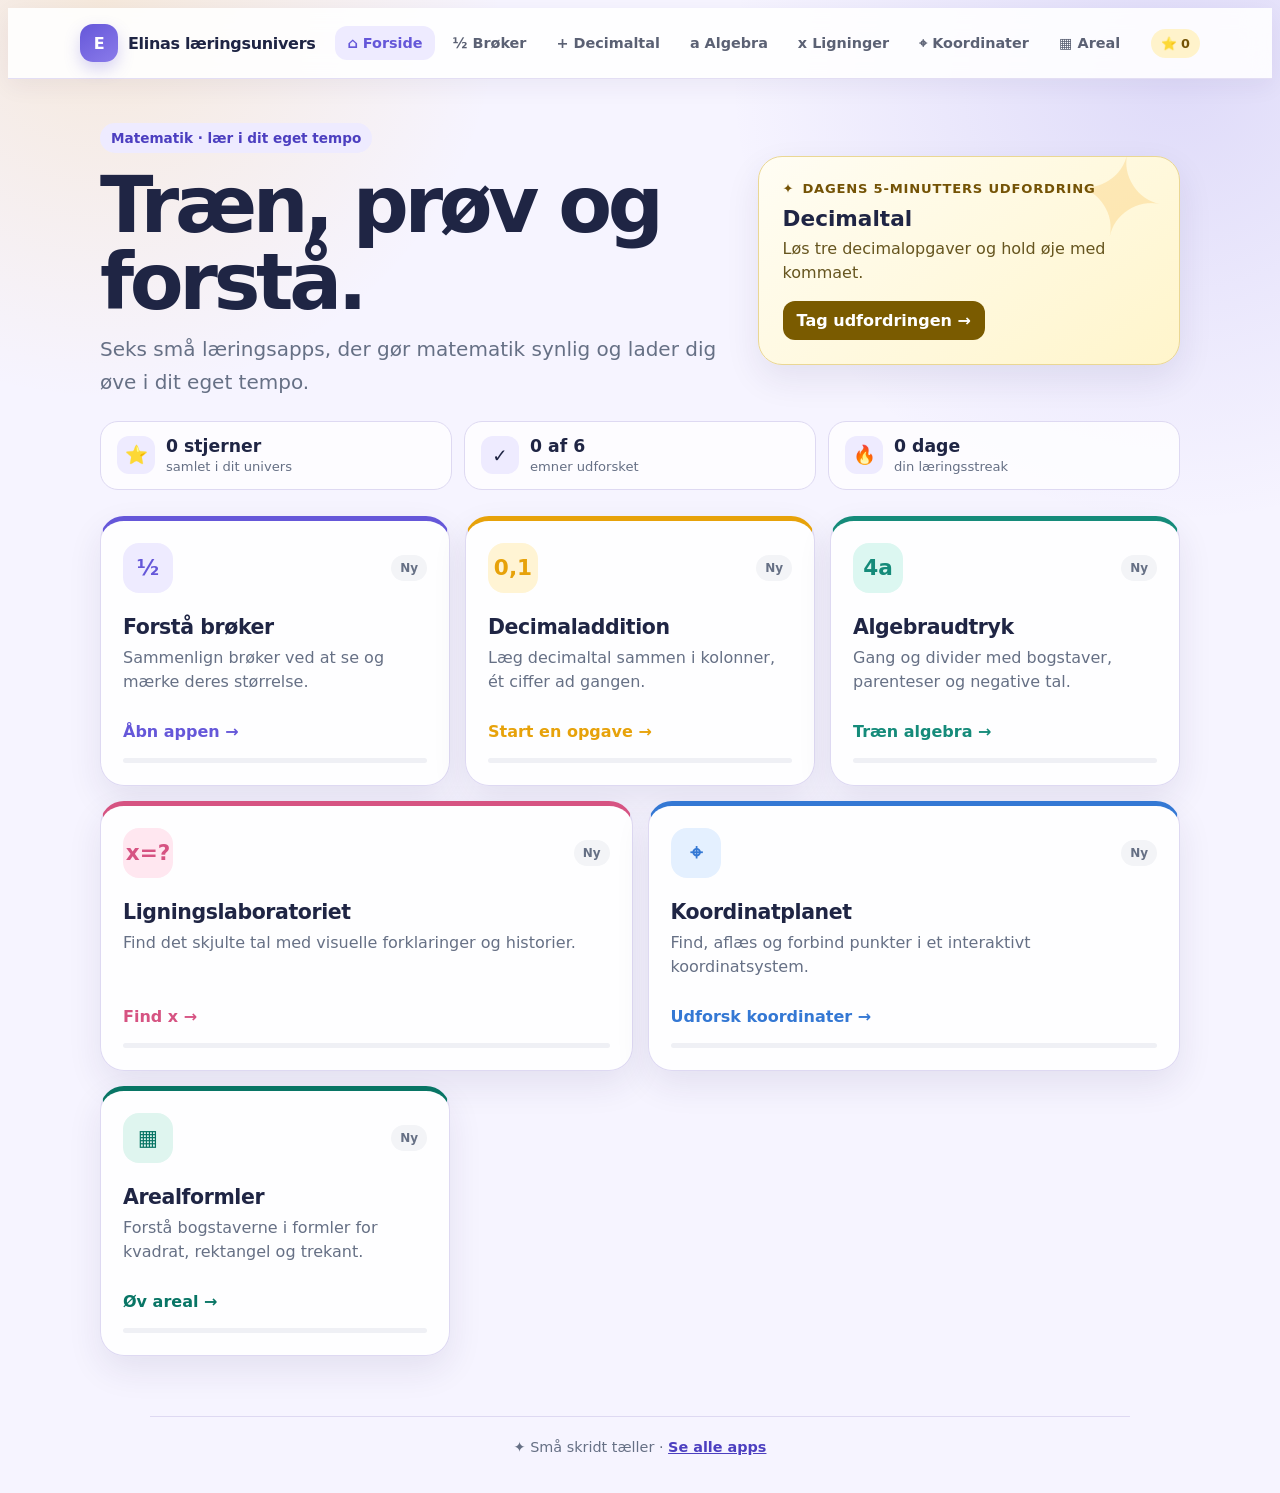
<file: index.html>
<!doctype html>
<html lang="da">
<head>
  <meta charset="utf-8">
  <meta name="viewport" content="width=device-width, initial-scale=1">
  <meta name="description" content="Seks interaktive matematikapps samlet i Elinas læringsunivers.">
  <title>Elinas læringsunivers</title>
  <link rel="icon" href="favicon.svg" type="image/svg+xml">
  <link rel="stylesheet" href="shared.css">
  <script defer src="shared.js"></script>
  <style>
    .home { width:min(1080px, calc(100% - 32px)); margin:0 auto; padding:44px 0 32px; }
    .home-hero { display:grid; grid-template-columns:minmax(0,1.2fr) minmax(290px,.8fr); gap:24px; align-items:center; margin-bottom:22px; }
    .eyebrow { display:inline-flex; padding:7px 11px; border-radius:999px; color:var(--learning-primary-dark); background:var(--learning-primary-soft); font-weight:800; font-size:.85rem; }
    h1 { max-width:760px; margin:14px 0 12px; font-size:clamp(2.25rem,7vw,4.9rem); line-height:.98; letter-spacing:-.055em; }
    .lead { max-width:680px; margin:0; color:var(--learning-muted); font-size:clamp(1rem,2.3vw,1.25rem); line-height:1.65; }
    .daily-card { position:relative; overflow:hidden; padding:24px; border:1px solid #ead794; border-radius:24px; background:linear-gradient(145deg,#fffdf4,#fff5cb); box-shadow:var(--learning-shadow); }
    .daily-card::after { content:"✦"; position:absolute; top:-25px; right:14px; color:rgba(243,167,18,.2); font-size:7rem; transform:rotate(12deg); }
    .daily-card__label { position:relative; z-index:1; display:flex; align-items:center; gap:8px; color:#745306; font-size:.82rem; font-weight:900; text-transform:uppercase; letter-spacing:.06em; }
    .daily-card h2 { position:relative; z-index:1; margin:10px 0 6px; font-size:1.35rem; }
    .daily-card p { position:relative; z-index:1; margin:0 0 16px; color:#66551f; line-height:1.5; }
    .daily-card a { position:relative; z-index:1; display:inline-flex; padding:10px 14px; border-radius:12px; color:#fff; background:#7a5b00; text-decoration:none; font-weight:850; }
    .progress-overview { display:grid; grid-template-columns:repeat(3,1fr); gap:12px; margin:0 0 26px; }
    .progress-stat { display:flex; align-items:center; gap:11px; padding:14px 16px; border:1px solid var(--learning-line); border-radius:18px; background:rgba(255,255,255,.78); }
    .progress-stat__icon { width:38px; height:38px; display:grid; place-items:center; border-radius:12px; background:var(--learning-primary-soft); font-size:1.15rem; }
    .progress-stat strong { display:block; font-size:1.08rem; }
    .progress-stat div > span { color:var(--learning-muted); font-size:.82rem; }
    .app-grid { display:grid; grid-template-columns:repeat(6,1fr); gap:15px; }
    .app-card { --card-accent:var(--learning-primary); --card-soft:var(--learning-primary-soft); position:relative; min-height:220px; grid-column:span 2; display:flex; flex-direction:column; overflow:hidden; padding:22px; border:1px solid var(--learning-line); border-top:5px solid var(--card-accent); border-radius:24px; color:var(--learning-ink); background:rgba(255,255,255,.94); box-shadow:var(--learning-shadow); text-decoration:none; transition:transform .18s ease, box-shadow .18s ease; }
    .app-card[data-app="decimal-addition"] { --card-accent:#e7a20a; --card-soft:#fff4d4; }
    .app-card[data-app="algebra-expressions"] { --card-accent:#158b7a; --card-soft:#dcf7f1; }
    .app-card[data-app="equation-lab"] { --card-accent:#d65382; --card-soft:#ffe7f0; }
    .app-card[data-app="coordinate-plane"] { --card-accent:#3478d4; --card-soft:#e4f0ff; }
    .app-card[data-app="area-formulas"] { --card-accent:#087565; --card-soft:#dff5ef; }
    .app-card:nth-child(4), .app-card:nth-child(5) { grid-column:span 3; }
    .app-card:hover { transform:translateY(-4px); box-shadow:0 18px 42px rgba(43,35,92,.14); }
    .app-card__top { display:flex; align-items:center; justify-content:space-between; margin-bottom:22px; }
    .app-card__icon { width:50px; height:50px; display:grid; place-items:center; border-radius:16px; color:var(--card-accent); background:var(--card-soft); font-size:1.35rem; font-weight:900; }
    .app-card__status { padding:6px 9px; border-radius:999px; color:var(--learning-muted); background:#f3f4f7; font-size:.75rem; font-weight:850; }
    .app-card__status[data-started="true"] { color:#745306; background:#fff3cb; }
    .app-card h2 { margin:0 0 7px; font-size:1.28rem; letter-spacing:-.02em; }
    .app-card p { margin:0 0 18px; color:var(--learning-muted); line-height:1.5; }
    .app-card__action { margin-top:auto; color:var(--card-accent); font-weight:850; }
    .app-card__track { height:5px; margin-top:17px; overflow:hidden; border-radius:99px; background:#eff0f5; }
    .app-card__track span { display:block; height:100%; width:0; border-radius:inherit; background:var(--card-accent); transition:width .35s ease; }
    @media(max-width:800px){ .home{padding-top:30px}.home-hero{grid-template-columns:1fr}.app-card,.app-card:nth-child(4),.app-card:nth-child(5){grid-column:span 3} }
    @media(max-width:560px){ .progress-overview{grid-template-columns:1fr}.app-grid{grid-template-columns:1fr}.app-card,.app-card:nth-child(4),.app-card:nth-child(5){grid-column:auto;min-height:190px} }
  </style>
</head>
<body>
  <main class="home">
    <section class="home-hero" aria-labelledby="home-title">
      <div>
        <span class="eyebrow">Matematik · lær i dit eget tempo</span>
        <h1 id="home-title">Træn, prøv og forstå.</h1>
        <p class="lead">Seks små læringsapps, der gør matematik synlig og lader dig øve i dit eget tempo.</p>
      </div>
      <aside class="daily-card">
        <div class="daily-card__label"><span aria-hidden="true">✦</span> Dagens 5-minutters udfordring</div>
        <h2 data-daily-title>Brøker</h2>
        <p data-daily-challenge>Sammenlign to brøker uden først at se på tallene.</p>
        <a data-daily-link href="fractions.html">Tag udfordringen →</a>
      </aside>
    </section>

    <section class="progress-overview" id="min-fremgang" aria-label="Din fremgang">
      <div class="progress-stat"><span class="progress-stat__icon" aria-hidden="true">⭐</span><div><strong><span data-total-stars>0</span> stjerner</strong><span>samlet i dit univers</span></div></div>
      <div class="progress-stat"><span class="progress-stat__icon" aria-hidden="true">✓</span><div><strong><span data-apps-explored>0</span> af 6</strong><span>emner udforsket</span></div></div>
      <div class="progress-stat"><span class="progress-stat__icon" aria-hidden="true">🔥</span><div><strong><span data-learning-streak>0</span> dage</strong><span>din læringsstreak</span></div></div>
    </section>

    <section class="app-grid" aria-label="Vælg en læringsapp">
      <a class="app-card" data-app="fractions" href="fractions.html">
        <span class="app-card__top"><span class="app-card__icon" aria-hidden="true">½</span><span class="app-card__status" data-progress-app="fractions">Ny</span></span>
        <h2>Forstå brøker</h2>
        <p>Sammenlign brøker ved at se og mærke deres størrelse.</p>
        <span class="app-card__action" data-action-app="fractions">Åbn appen →</span>
        <span class="app-card__track" aria-hidden="true"><span data-bar-app="fractions"></span></span>
      </a>
      <a class="app-card" data-app="decimal-addition" href="decimal-addition.html">
        <span class="app-card__top"><span class="app-card__icon" aria-hidden="true">0,1</span><span class="app-card__status" data-progress-app="decimal-addition">Ny</span></span>
        <h2>Decimaladdition</h2>
        <p>Læg decimaltal sammen i kolonner, ét ciffer ad gangen.</p>
        <span class="app-card__action" data-action-app="decimal-addition">Start en opgave →</span>
        <span class="app-card__track" aria-hidden="true"><span data-bar-app="decimal-addition"></span></span>
      </a>
      <a class="app-card" data-app="algebra-expressions" href="algebra-expressions.html">
        <span class="app-card__top"><span class="app-card__icon" aria-hidden="true">4a</span><span class="app-card__status" data-progress-app="algebra-expressions">Ny</span></span>
        <h2>Algebraudtryk</h2>
        <p>Gang og divider med bogstaver, parenteser og negative tal.</p>
        <span class="app-card__action" data-action-app="algebra-expressions">Træn algebra →</span>
        <span class="app-card__track" aria-hidden="true"><span data-bar-app="algebra-expressions"></span></span>
      </a>
      <a class="app-card" data-app="equation-lab" href="equation-lab.html">
        <span class="app-card__top"><span class="app-card__icon" aria-hidden="true">x=?</span><span class="app-card__status" data-progress-app="equation-lab">Ny</span></span>
        <h2>Ligningslaboratoriet</h2>
        <p>Find det skjulte tal med visuelle forklaringer og historier.</p>
        <span class="app-card__action" data-action-app="equation-lab">Find x →</span>
        <span class="app-card__track" aria-hidden="true"><span data-bar-app="equation-lab"></span></span>
      </a>
      <a class="app-card" data-app="coordinate-plane" href="coordinate-plane.html">
        <span class="app-card__top"><span class="app-card__icon" aria-hidden="true">⌖</span><span class="app-card__status" data-progress-app="coordinate-plane">Ny</span></span>
        <h2>Koordinatplanet</h2>
        <p>Find, aflæs og forbind punkter i et interaktivt koordinatsystem.</p>
        <span class="app-card__action" data-action-app="coordinate-plane">Udforsk koordinater →</span>
        <span class="app-card__track" aria-hidden="true"><span data-bar-app="coordinate-plane"></span></span>
      </a>
      <a class="app-card" data-app="area-formulas" href="area-formulas.html">
        <span class="app-card__top"><span class="app-card__icon" aria-hidden="true">▦</span><span class="app-card__status" data-progress-app="area-formulas">Ny</span></span>
        <h2>Arealformler</h2>
        <p>Forstå bogstaverne i formler for kvadrat, rektangel og trekant.</p>
        <span class="app-card__action" data-action-app="area-formulas">Øv areal →</span>
        <span class="app-card__track" aria-hidden="true"><span data-bar-app="area-formulas"></span></span>
      </a>
    </section>
  </main>
</body>
</html>
</file>
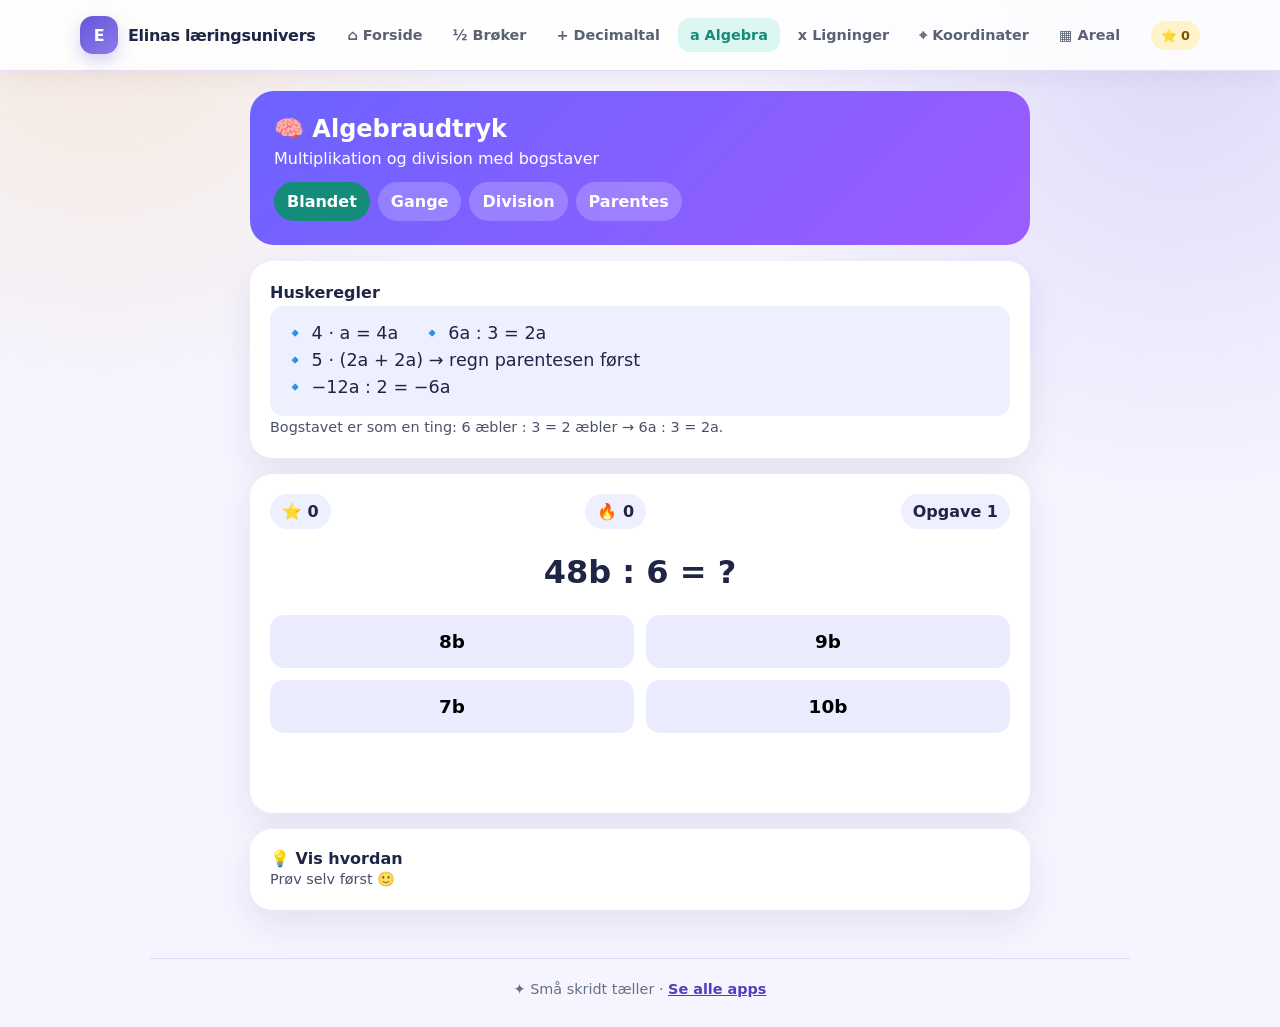
<file: algebra-expressions.html>
<!doctype html><html lang='da'><head><meta charset='utf-8'><meta name='viewport' content='width=device-width,initial-scale=1'><meta name='description' content='Interaktiv træning i algebraudtryk med multiplikation, division og parenteser.'><title>Algebraudtryk · Elinas læringsunivers</title><link rel='icon' href='favicon.svg' type='image/svg+xml'><style>
:root{font-family:system-ui,-apple-system,sans-serif;color:#172033;background:#f5f7ff}*{box-sizing:border-box}body{margin:0}.wrap{max-width:820px;margin:auto;padding:20px}.hero{background:linear-gradient(135deg,#6c63ff,#9c5cff);color:white;padding:24px;border-radius:24px}.hero h1{margin:0 0 6px}.card{background:white;margin-top:16px;padding:20px;border-radius:20px;box-shadow:0 5px 20px #27305b18}.rule{font-size:1.1rem;background:#eef0ff;padding:14px;border-radius:14px}.q{font-size:2rem;font-weight:750;text-align:center;margin:24px 0}.answers{display:grid;grid-template-columns:repeat(2,1fr);gap:12px}.answers button,.btn{border:0;border-radius:14px;padding:16px;font-size:1.15rem;font-weight:700;background:#ececff;cursor:pointer}.answers button:hover,.btn:hover{filter:brightness(.97)}.good{background:#d9f7e6!important}.bad{background:#ffe0e0!important}.feedback{text-align:center;min-height:32px;font-weight:700;font-size:1.1rem;margin:14px}.top{display:flex;justify-content:space-between;gap:8px;align-items:center}.pill{background:#eef0ff;border-radius:999px;padding:8px 12px;font-weight:700}.tabs{display:flex;gap:8px;flex-wrap:wrap;margin-top:14px}.tabs button{border:0;padding:10px 13px;border-radius:999px;background:#ffffff33;color:white;font-weight:700}.tabs button.on{background:white;color:#5c52dd}.explain{line-height:1.55}.step{padding:9px 12px;border-left:4px solid #6c63ff;background:#f7f7ff;margin:8px 0;border-radius:6px}.small{font-size:.9rem;opacity:.8}@media(max-width:520px){.answers{grid-template-columns:1fr}.q{font-size:1.65rem}}
</style><link rel='stylesheet' href='shared.css'><script defer src='shared.js'></script></head><body><div class='wrap'><section class='hero'><h1>🧠 Algebraudtryk</h1><div>Multiplikation og division med bogstaver</div><div class='tabs'><button class='on' data-mode='mix'>Blandet</button><button data-mode='mul'>Gange</button><button data-mode='div'>Division</button><button data-mode='paren'>Parentes</button></div></section>
<section class='card explain'><b>Huskeregler</b><div class='rule'>🔹 4 · a = 4a &nbsp;&nbsp; 🔹 6a : 3 = 2a<br>🔹 5 · (2a + 2a) → regn parentesen først<br>🔹 −12a : 2 = −6a</div><div class='small'>Bogstavet er som en ting: 6 æbler : 3 = 2 æbler → 6a : 3 = 2a.</div></section>
<section class='card'><div class='top'><span class='pill' id='score'>⭐ 0</span><span class='pill' id='streak'>🔥 0</span><span class='pill' id='level'>Opgave 1</span></div><div class='q' id='q'></div><div class='answers' id='answers'></div><div class='feedback' id='feedback'></div><button class='btn' id='next' style='width:100%;display:none'>Næste →</button></section>
<section class='card' id='help'><b>💡 Vis hvordan</b><div id='steps' class='explain small'>Vælg et svar først. Hvis det er forkert, får du et hint.</div></section></div>
<script>
let score=0,streak=0,n=1,mode='mix',current=null,locked=false;
const q=document.querySelector('#q'),ans=document.querySelector('#answers'),fb=document.querySelector('#feedback'),next=document.querySelector('#next'),steps=document.querySelector('#steps');
function ri(a,b){return Math.floor(Math.random()*(b-a+1))+a} function pick(a){return a[ri(0,a.length-1)]}
function make(type){let a=pick(['a','b']); if(type==='mul'){let x=ri(2,12),y=ri(2,5),neg=Math.random()<.2?-1:1;return {text:`${neg*x} · ${y}${a}`,v:neg*x*y,s:a,step:`Gang tallene: ${neg*x} · ${y} = ${neg*x*y}. Behold ${a}.`}} if(type==='div'){let d=ri(2,6),v=ri(2,12)*(Math.random()<.25?-1:1),num=d*v;return{text:`${num}${a} : ${d}`,v,s:a,step:`Divider tallet: ${num} : ${d} = ${v}. Behold ${a}.`}} let x=ri(2,6),y=ri(1,5),z=ri(1,5);return{text:`${x} · (${y}${a} + ${z}${a})`,v:x*(y+z),s:a,step:`Først parentesen: ${y}${a} + ${z}${a} = ${y+z}${a}. Derefter ${x} · ${y+z}${a} = ${x*(y+z)}${a}.`}}
function fmt(v,s){return `${v===1?'':v===-1?'-':v}${s}`}
function newQ(){locked=false;fb.textContent='';next.style.display='none';steps.textContent='Prøv selv først 🙂';let t=mode==='mix'?pick(['mul','div','paren']):mode;current=make(t);q.textContent=current.text+' = ?';let vals=new Set([current.v]);while(vals.size<4){let d=pick([-6,-4,-3,-2,-1,1,2,3,4,6]);vals.add(current.v+d)}let opts=[...vals].sort(()=>Math.random()-.5);ans.innerHTML='';opts.forEach(v=>{let b=document.createElement('button');b.textContent=fmt(v,current.s);b.onclick=()=>check(v,b);ans.appendChild(b)});document.querySelector('#level').textContent='Opgave '+n}
function check(v,b){if(locked)return;if(v===current.v){locked=true;b.classList.add('good');score++;streak++;window.LearningUniverse?.earnStar('algebra-expressions',streak>=3?`${streak} rigtige i træk!`:'Algebra klaret!');fb.textContent=streak>=3?'🌟 Flot! '+streak+' rigtige i træk!':'✅ Rigtigt!';steps.innerHTML='<div class="step">'+current.step+'</div>';next.style.display='block';document.querySelector('#score').textContent='⭐ '+score;document.querySelector('#streak').textContent='🔥 '+streak}else{b.classList.add('bad');b.disabled=true;streak=0;document.querySelector('#streak').textContent='🔥 0';fb.textContent='Ikke helt — prøv igen 💪';steps.innerHTML='<div class="step">Hint: '+(current.text.includes(':')?'Divider kun tallet. Bogstavet følger med.':current.text.includes('(')?'Regn inde i parentesen først.':'Gang tallene og behold bogstavet.')+'</div>'}}
next.onclick=()=>{n++;newQ()};document.querySelectorAll('.tabs button').forEach(b=>b.onclick=()=>{document.querySelectorAll('.tabs button').forEach(x=>x.classList.remove('on'));b.classList.add('on');mode=b.dataset.mode;n=1;newQ()});newQ();
</script></body></html>
</file>
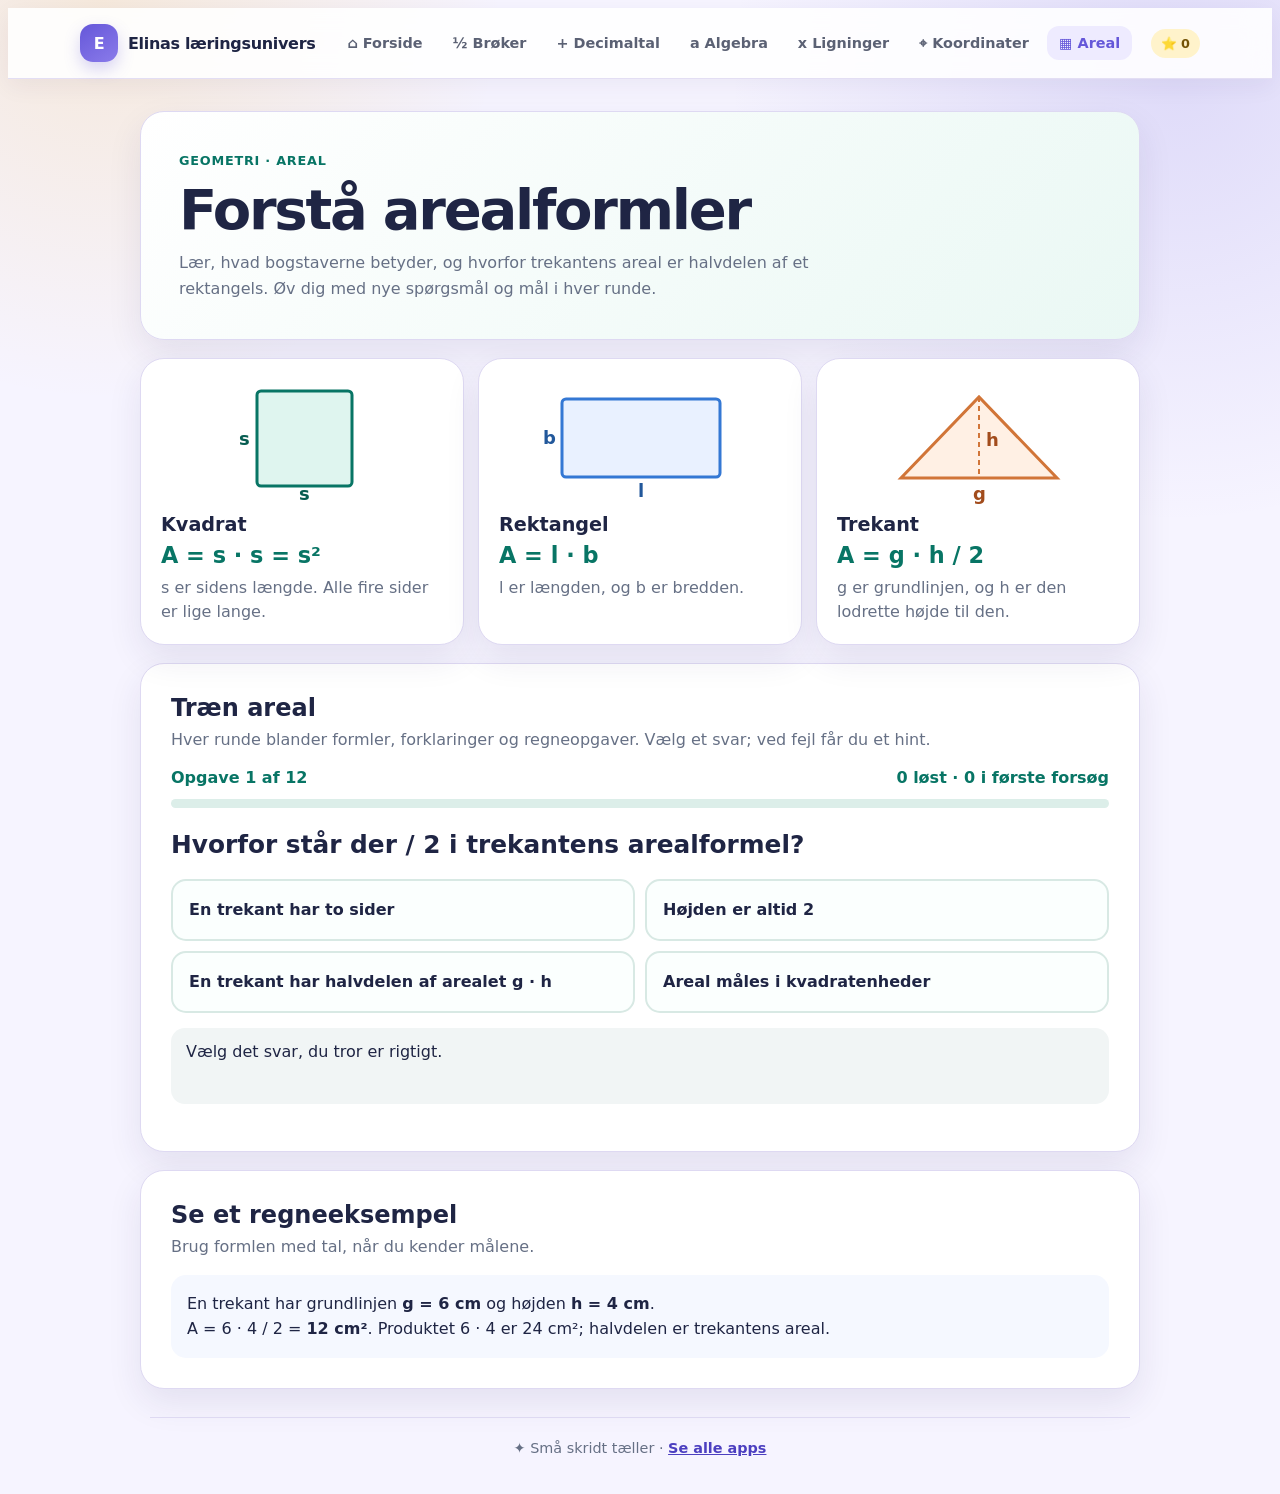
<file: area-formulas.html>
<!doctype html>
<html lang="da">
<head>
<meta charset="utf-8">
<meta name="viewport" content="width=device-width, initial-scale=1">
<meta name="description" content="Øv arealformler for kvadrat, rektangel og trekant med forklaringer og opgaver.">
<title>Arealformler · Elinas læringsunivers</title>
<link rel="icon" href="favicon.svg" type="image/svg+xml">
<link rel="stylesheet" href="shared.css">
<script defer src="shared.js"></script>
<style>
  .area-wrap{width:min(1000px,calc(100% - 32px));margin:32px auto 0}
  .area-hero,.area-panel,.formula-card{background:#fff;border:1px solid var(--learning-line);border-radius:24px;box-shadow:var(--learning-shadow)}
  .area-hero{padding:clamp(22px,5vw,38px);background:linear-gradient(135deg,#fff,#eaf8f4)}
  .area-kicker{color:#087565;font-weight:850;letter-spacing:.06em;text-transform:uppercase;font-size:.8rem}
  h1{margin:8px 0;font-size:clamp(2rem,5vw,3.5rem);letter-spacing:-.04em}
  .area-hero p{max-width:700px;margin:0;color:var(--learning-muted);line-height:1.6}
  .formula-grid{display:grid;grid-template-columns:repeat(3,1fr);gap:14px;margin:18px 0}
  .formula-card{padding:20px}
  .formula-card svg{display:block;width:100%;height:125px;margin-bottom:9px}
  .formula-card h2{margin:0 0 6px;font-size:1.2rem}
  .formula{display:block;margin:0 0 8px;color:#087565;font-weight:900;font-size:1.4rem}
  .formula-card p{margin:0;color:var(--learning-muted);line-height:1.5}
  .area-panel{padding:clamp(20px,4vw,30px);margin-bottom:18px}
  .area-panel h2{margin:0 0 6px}
  .area-panel>p{color:var(--learning-muted);margin:0 0 16px;line-height:1.5}
  .progress-line{display:flex;justify-content:space-between;gap:12px;font-weight:800;color:#087565;margin-bottom:12px}
  .progress-track{height:9px;border-radius:99px;background:#dceee9;overflow:hidden;margin-bottom:20px}
  .progress-track span{display:block;width:0;height:100%;background:#119b82;transition:width .2s}
  .prompt{font-size:clamp(1.2rem,3vw,1.55rem);font-weight:800;line-height:1.4;margin-bottom:16px}
  .choices{display:grid;grid-template-columns:repeat(2,minmax(0,1fr));gap:10px}
  .choice{min-height:62px;padding:12px 16px;border:2px solid #d8e9e4;border-radius:15px;background:#fbfffe;color:var(--learning-ink);font:inherit;font-weight:750;text-align:left;cursor:pointer}
  .choice:hover,.choice:focus-visible{border-color:#119b82;outline:none}
  .choice[aria-pressed="true"]{border-color:#087565;background:#e5f8f2}
  .choice:disabled{cursor:default}
  .area-actions{display:flex;flex-wrap:wrap;align-items:center;gap:10px;margin-top:17px}
  .area-button{border:0;border-radius:12px;padding:11px 17px;background:#087565;color:#fff;font:inherit;font-weight:800;cursor:pointer}
  .area-button:disabled{opacity:.5;cursor:default}
  .area-button.secondary{background:#e5f3ef;color:#075d51}
  .feedback{min-height:52px;margin-top:15px;padding:12px 15px;border-radius:14px;background:#f1f5f5;line-height:1.5}
  .feedback.good{background:#e2f7eb;color:#17633f}.feedback.try{background:#fff3de;color:#75500b}
  .example{padding:16px;border-radius:15px;background:#f5f8ff;line-height:1.6}
  @media(max-width:700px){.formula-grid{grid-template-columns:1fr}.formula-card svg{height:105px}.choices{grid-template-columns:1fr}}
</style>
</head>
<body>
<main class="area-wrap">
  <section class="area-hero">
    <span class="area-kicker">Geometri · areal</span>
    <h1>Forstå arealformler</h1>
    <p>Lær, hvad bogstaverne betyder, og hvorfor trekantens areal er halvdelen af et rektangels. Øv dig med nye spørgsmål og mål i hver runde.</p>
  </section>

  <section class="formula-grid" aria-label="Formeloversigt">
    <article class="formula-card">
      <svg viewBox="0 0 220 125" role="img" aria-label="Kvadrat med siden s"><rect x="65" y="12" width="95" height="95" rx="4" fill="#dff5ef" stroke="#087565" stroke-width="3"/><text x="107" y="121" fill="#075d51" font-size="18" font-weight="bold">s</text><text x="47" y="66" fill="#075d51" font-size="18" font-weight="bold">s</text></svg>
      <h2>Kvadrat</h2><span class="formula">A = s · s = s²</span><p>s er sidens længde. Alle fire sider er lige lange.</p>
    </article>
    <article class="formula-card">
      <svg viewBox="0 0 220 125" role="img" aria-label="Rektangel med længde l og bredde b"><rect x="32" y="20" width="158" height="78" rx="4" fill="#e9f1ff" stroke="#3478d4" stroke-width="3"/><text x="108" y="118" fill="#22589b" font-size="18" font-weight="bold">l</text><text x="13" y="65" fill="#22589b" font-size="18" font-weight="bold">b</text></svg>
      <h2>Rektangel</h2><span class="formula">A = l · b</span><p>l er længden, og b er bredden.</p>
    </article>
    <article class="formula-card">
      <svg viewBox="0 0 220 125" role="img" aria-label="Trekant med grundlinje g og lodret højde h"><polygon points="33,99 189,99 111,18" fill="#fff0e4" stroke="#d17538" stroke-width="3"/><line x1="111" y1="18" x2="111" y2="99" stroke="#d17538" stroke-width="2" stroke-dasharray="5 4"/><text x="105" y="121" fill="#a24c1c" font-size="18" font-weight="bold">g</text><text x="118" y="67" fill="#a24c1c" font-size="18" font-weight="bold">h</text></svg>
      <h2>Trekant</h2><span class="formula">A = g · h / 2</span><p>g er grundlinjen, og h er den lodrette højde til den.</p>
    </article>
  </section>

  <section class="area-panel" aria-labelledby="quiz-title">
    <h2 id="quiz-title">Træn areal</h2>
    <p>Hver runde blander formler, forklaringer og regneopgaver. Vælg et svar; ved fejl får du et hint.</p>
    <div class="progress-line"><span id="stepLabel">Opgave 1 af 12</span><span id="scoreLabel">0 løst</span></div>
    <div class="progress-track" aria-hidden="true"><span id="progressFill"></span></div>
    <div class="prompt" id="prompt"></div>
    <div class="choices" id="choices"></div>
    <div class="feedback" id="feedback" role="status" aria-live="polite">Vælg det svar, du tror er rigtigt.</div>
    <div class="area-actions"><button class="area-button" id="next" type="button" hidden>Næste opgave →</button><button class="area-button secondary" id="restart" type="button" hidden>Ny runde med nye opgaver</button></div>
  </section>

  <section class="area-panel" aria-labelledby="example-title">
    <h2 id="example-title">Se et regneeksempel</h2>
    <p>Brug formlen med tal, når du kender målene.</p>
    <div class="example">En trekant har grundlinjen <strong>g = 6 cm</strong> og højden <strong>h = 4 cm</strong>.<br>A = 6 · 4 / 2 = <strong>12 cm²</strong>. Produktet 6 · 4 er 24 cm²; halvdelen er trekantens areal.</div>
  </section>
</main>
<script>
(() => {
  const concepts = [
    {question:'Hvad betyder A i en arealformel?', answer:'Figurens areal', wrong:['Figurens omkreds','Antallet af sider','En vinkel'], hint:'A handler om fladen inde i figuren.', explain:'A betyder figurens areal.'},
    {question:'Hvad betyder s i A = s · s?', answer:'Kvadratets sidelængde', wrong:['Kvadratets omkreds','Antallet af sider','Arealet'], hint:'I et kvadrat er alle sider lige lange.', explain:'s er længden af én side i kvadratet.'},
    {question:'Hvad betyder l og b i A = l · b?', answer:'Længde og bredde', wrong:['Linje og bund','To vinkler','Længde og omkreds'], hint:'Se på rektanglets to mål.', explain:'l er længden, og b er bredden.'},
    {question:'Hvad betyder g i A = g · h / 2?', answer:'Trekantens grundlinje', wrong:['Trekantens gennemsnit','Antal grader','En gangetabel'], hint:'Højden h måles vinkelret på denne side.', explain:'g er den valgte grundlinje i trekanten.'},
    {question:'Hvad betyder h i A = g · h / 2?', answer:'Den vinkelrette højde', wrong:['Halvdelen af grundlinjen','Den længste side','Et hjørne'], hint:'Målet går vinkelret fra grundlinjen til spidsen.', explain:'h er den vinkelrette højde til grundlinjen.'},
    {question:'Hvorfor står der / 2 i trekantens arealformel?', answer:'En trekant har halvdelen af arealet g · h', wrong:['En trekant har to sider','Højden er altid 2','Areal måles i kvadratenheder'], hint:'To ens trekanter kan sættes sammen.', explain:'To ens trekanter kan danne et parallelogram med areal g · h.'},
    {question:'Hvilken formel finder arealet af et kvadrat?', answer:'A = s · s', wrong:['A = 4 · s','A = l + b','A = g · h / 2'], hint:'Gang siden med sig selv.', explain:'Kvadratets areal er side gange side.'},
    {question:'Hvilken formel finder arealet af et rektangel?', answer:'A = l · b', wrong:['A = 2 · l + 2 · b','A = l + b','A = l · b / 2'], hint:'Gang de to sidelængder.', explain:'Rektanglets areal er længde gange bredde.'},
    {question:'Hvilken formel finder arealet af en trekant?', answer:'A = g · h / 2', wrong:['A = g · h','A = g + h','A = 2 · g · h'], hint:'Trekanten er halvdelen af et parallelogram.', explain:'Gang grundlinje med højde og del med 2.'},
    {question:'Hvilken enhed passer til et areal, hvis siderne måles i cm?', answer:'cm²', wrong:['cm','cm³','grader'], hint:'Areal beskriver en flade i to dimensioner.', explain:'Areal måles i kvadratenheder, her cm².'},
    {question:'Hvad skal højden i en trekant stå vinkelret på?', answer:'Den valgte grundlinje', wrong:['Den længste side uanset valg','Arealet','En tilfældig side uden forbindelse'], hint:'Højde og grundlinje hører sammen.', explain:'Højden måles vinkelret på den grundlinje, du bruger.'},
    {question:'Et kvadrat har sidelængden s. Hvad giver 4 · s?', answer:'Omkredsen', wrong:['Arealet','Højden','Grundlinjen'], hint:'Fire lige lange sider lægges sammen.', explain:'4 · s er omkredsen; arealet er s · s.'}
  ];
  const $ = id => document.getElementById(id);
  const rand=(min,max)=>min+Math.floor(Math.random()*(max-min+1));
  function shuffle(items){
    const copy=[...items];
    for(let i=copy.length-1;i>0;i--){const j=rand(0,i);[copy[i],copy[j]]=[copy[j],copy[i]];}
    return copy;
  }
  const makeChoice=(question,answer,wrong,hint,explain)=>({question,answer,choices:shuffle([answer,...wrong]),hint,explain});
  function numberChoice(question,answer,unit,formula,wrong){
    const distractors=[...new Set(wrong.filter(n=>Number.isInteger(n)&&n>0&&n!==answer))];
    for(let offset=1;distractors.length<3;offset++){
      const candidate=answer+offset;
      if(!distractors.includes(candidate))distractors.push(candidate);
    }
    return makeChoice(question,`${answer} ${unit}`,distractors.slice(0,3).map(n=>`${n} ${unit}`),`Brug ${formula}.`,`Brug ${formula}: svaret er ${answer} ${unit}.`);
  }
  const exercises = [
    ()=>{const s=rand(3,14),u=rand(0,1)?'cm':'m';return numberChoice(`Et kvadrat har siden ${s} ${u}. Hvad er arealet?`,s*s,`${u}²`,'A = s · s',[4*s,2*s,s*s+s]);},
    ()=>{const l=rand(5,15),b=rand(2,8),u=rand(0,1)?'cm':'m';return numberChoice(`Et rektangel er ${l} ${u} langt og ${b} ${u} bredt. Hvad er arealet?`,l*b,`${u}²`,'A = l · b',[2*(l+b),l+b,l*b/2]);},
    ()=>{const g=2*rand(3,10),h=rand(3,12),u=rand(0,1)?'cm':'m';return numberChoice(`En trekant har grundlinjen ${g} ${u} og højden ${h} ${u}. Hvad er arealet?`,g*h/2,`${u}²`,'A = g · h / 2',[g*h,g+h,g*h/2+h]);},
    ()=>{const s=rand(3,12),u=rand(0,1)?'cm':'m';return numberChoice(`Et kvadrat har arealet ${s*s} ${u}². Hvor lang er én side?`,s,u,'s · s = A',[s*s,4*s,s+2]);},
    ()=>{const l=rand(6,15),b=rand(2,8),u=rand(0,1)?'cm':'m';return numberChoice(`Et rektangel har arealet ${l*b} ${u}² og længden ${l} ${u}. Hvad er bredden?`,b,u,'b = A / l',[l,l*b,b+2]);},
    ()=>{const g=2*rand(3,10),h=rand(3,12),u=rand(0,1)?'cm':'m';return numberChoice(`En trekant har arealet ${g*h/2} ${u}² og grundlinjen ${g} ${u}. Hvad er højden?`,h,u,'h = 2 · A / g',[g,g*h/2,h+2]);}
  ];
  let questions=[],index=0,solvedCount=0,firstTryCount=0,solved=false,hadMistake=false,previousRound='';
  function newRound(){
    let candidate,signature;
    do{
      const selected=shuffle(concepts).slice(0,6).map(q=>makeChoice(q.question,q.answer,q.wrong,q.hint,q.explain));
      candidate=shuffle([...selected,...exercises.map(make=>make())]);
      signature=candidate.map(q=>q.question).join('|');
    }while(signature===previousRound);
    previousRound=signature;
    questions=candidate;index=0;solvedCount=0;firstTryCount=0;show();
  }
  function show(){
    const q=questions[index];
    solved=false;hadMistake=false;
    $('stepLabel').textContent=`Opgave ${index+1} af ${questions.length}`;
    $('scoreLabel').textContent=`${solvedCount} løst · ${firstTryCount} i første forsøg`;
    $('progressFill').style.width=`${index/questions.length*100}%`;
    $('prompt').textContent=q.question;
    $('feedback').className='feedback';$('feedback').textContent='Vælg det svar, du tror er rigtigt.';
    $('next').hidden=true;$('restart').hidden=true;
    $('choices').replaceChildren();
    q.choices.forEach(option=>{
      const button=document.createElement('button');button.type='button';button.className='choice';button.textContent=option;
      button.addEventListener('click',()=>{
        if(solved)return;
        if(option===q.answer){
          solved=true;solvedCount++;
          if(!hadMistake)firstTryCount++;
          button.setAttribute('aria-pressed','true');
          $('choices').querySelectorAll('button').forEach(b=>b.disabled=true);
          $('feedback').className='feedback good';$('feedback').textContent=`Rigtigt! ${q.explain}`;
          $('scoreLabel').textContent=`${solvedCount} løst · ${firstTryCount} i første forsøg`;
          $('progressFill').style.width=`${(index+1)/questions.length*100}%`;
          if(!hadMistake)window.LearningUniverse?.earnStar('area-formulas','Arealopgave løst i første forsøg!');
          if(index===questions.length-1){
            $('feedback').textContent+=` Runden er færdig: ${firstTryCount} af ${questions.length} rigtige i første forsøg. Start en ny runde for flere opgaver.`;
            $('restart').hidden=false;
          }else $('next').hidden=false;
        }else{
          hadMistake=true;
          $('feedback').className='feedback try';$('feedback').textContent=`Prøv igen. Tip: ${q.hint}`;
        }
      });
      $('choices').append(button);
    });
  }
  $('next').addEventListener('click',()=>{index++;show();});
  $('restart').addEventListener('click',newRound);
  newRound();
})();
</script>
</body>
</html>
</file>
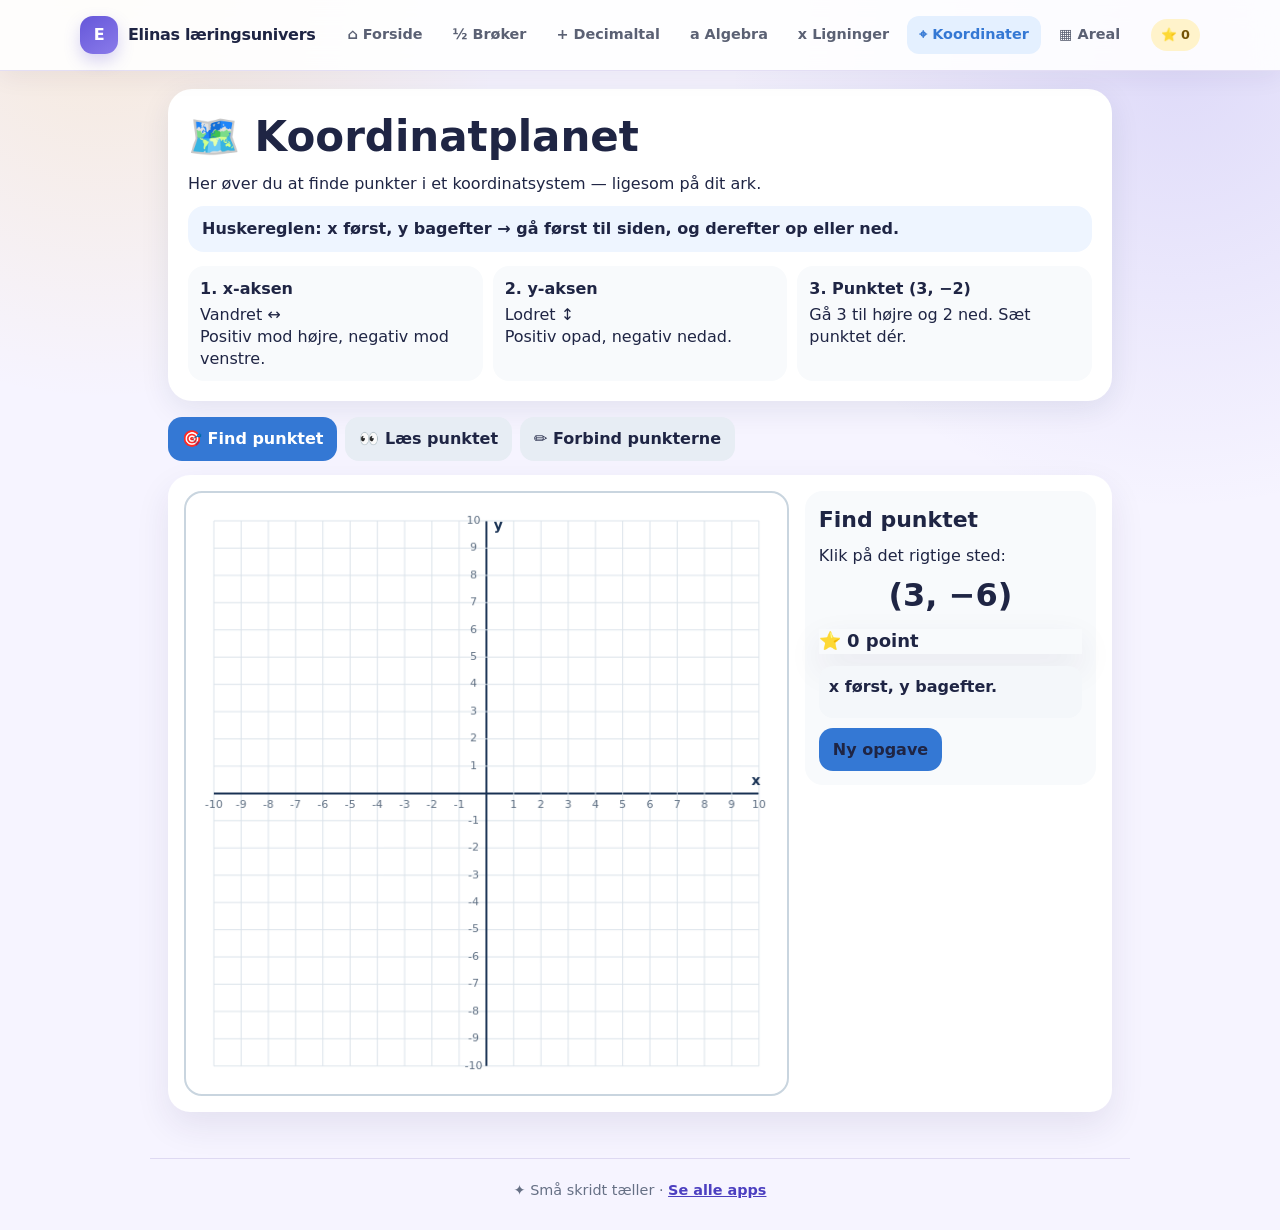
<file: coordinate-plane.html>
<!doctype html>
<html lang="da">
<head>
<meta charset="utf-8">
<meta name="viewport" content="width=device-width, initial-scale=1, viewport-fit=cover">
<meta name="description" content="Interaktive øvelser i at finde, aflæse og forbinde koordinater.">
<title>Koordinatplanet · Elinas læringsunivers</title>
<link rel="icon" href="favicon.svg" type="image/svg+xml">
<style>
  :root{
    --ink:#183153; --muted:#5d6b7a; --paper:#fbf6ea; --card:#ffffff;
    --accent:#2f73d8; --good:#218a5a; --warn:#d87825; --line:#d9e1e8;
  }
  *{box-sizing:border-box}
  body{
    margin:0; font-family: ui-rounded, "Trebuchet MS", system-ui, sans-serif;
    color:var(--ink); background:var(--paper); line-height:1.35;
  }
  .wrap{max-width:980px;margin:auto;padding:18px}
  .hero{
    background:var(--card); border-radius:24px; padding:20px;
    box-shadow:0 8px 30px rgba(24,49,83,.09); margin-bottom:16px;
  }
  h1{margin:0 0 6px;font-size:clamp(26px,5vw,42px)}
  h2{margin:0 0 10px;font-size:22px}
  p{margin:7px 0}
  .tip{
    margin-top:12px; padding:12px 14px; border-radius:16px;
    background:#eef5ff; font-weight:700;
  }
  .tabs{display:flex;gap:8px;flex-wrap:wrap;margin:14px 0}
  button, select{
    font:inherit;
  }
  .tab, .btn{
    border:0; border-radius:14px; padding:11px 14px; font-weight:800;
    cursor:pointer; touch-action:manipulation;
  }
  .tab{background:#e7edf4;color:var(--ink)}
  .tab.active{background:var(--accent);color:#fff}
  .btn{background:var(--accent);color:white}
  .btn.secondary{background:#e7edf4;color:var(--ink)}
  .btn.good{background:var(--good)}
  .panel{
    display:none; background:var(--card); border-radius:24px; padding:16px;
    box-shadow:0 8px 30px rgba(24,49,83,.08);
  }
  .panel.active{display:block}
  .gamegrid{display:grid;grid-template-columns:minmax(0,1.35fr) minmax(230px,.65fr);gap:16px;align-items:start}
  .canvasbox{width:100%;aspect-ratio:1/1;max-width:660px;margin:auto}
  canvas{width:100%;height:100%;display:block;border:2px solid #c9d5df;border-radius:18px;background:white;touch-action:none}
  .side{
    background:#f8fafc;border-radius:18px;padding:14px;min-height:180px
  }
  .bigpoint{font-size:32px;font-weight:900;text-align:center;margin:8px 0 12px}
  .score{font-size:18px;font-weight:800}
  .feedback{
    min-height:52px;margin-top:12px;padding:10px;border-radius:14px;background:#f4f7fa;font-weight:800
  }
  .feedback.good{background:#e9f8f0;color:#12613d}
  .feedback.bad{background:#fff0e6;color:#8a430f}
  .answerrow{display:flex;gap:8px;align-items:center;justify-content:center;flex-wrap:wrap}
  select{padding:9px 12px;border-radius:12px;border:1px solid #bfcbd5;background:white;font-weight:800}
  .lesson{
    display:grid;grid-template-columns:repeat(3,1fr);gap:10px;margin-top:14px
  }
  .mini{padding:12px;border-radius:16px;background:#f8fafc}
  .mini b{display:block;margin-bottom:5px}
  .coords{font-family:ui-monospace, SFMono-Regular, Menlo, monospace;font-size:14px;word-break:break-word}
  .legend{display:flex;gap:12px;flex-wrap:wrap;font-size:14px;margin-top:8px;color:var(--muted)}
  .dot{display:inline-block;width:11px;height:11px;border-radius:50%;margin-right:5px;vertical-align:-1px;background:var(--accent)}
  .dot.good{background:var(--good)}
  .celebrate{font-size:34px;text-align:center;display:none;margin-top:8px}
  @media (max-width:760px){
    .gamegrid{grid-template-columns:1fr}
    .lesson{grid-template-columns:1fr}
    .wrap{padding:10px}
    .hero,.panel{border-radius:18px}
  }
</style>
<link rel="stylesheet" href="shared.css">
<script defer src="shared.js"></script>
</head>
<body>
<div class="wrap">
  <section class="hero">
    <h1>🗺️ Koordinatplanet</h1>
    <p>Her øver du at finde punkter i et koordinatsystem — ligesom på dit ark.</p>
    <div class="tip">Huskereglen: <strong>x først, y bagefter</strong> → gå først til siden, og derefter op eller ned.</div>

    <div class="lesson">
      <div class="mini"><b>1. x-aksen</b>Vandret ↔<br>Positiv mod højre, negativ mod venstre.</div>
      <div class="mini"><b>2. y-aksen</b>Lodret ↕<br>Positiv opad, negativ nedad.</div>
      <div class="mini"><b>3. Punktet (3, −2)</b>Gå 3 til højre og 2 ned. Sæt punktet dér.</div>
    </div>
  </section>

  <div class="tabs">
    <button class="tab active" data-tab="find">🎯 Find punktet</button>
    <button class="tab" data-tab="read">👀 Læs punktet</button>
    <button class="tab" data-tab="connect">✏️ Forbind punkterne</button>
  </div>

  <section class="panel active" id="find">
    <div class="gamegrid">
      <div class="canvasbox"><canvas id="findCanvas"></canvas></div>
      <div class="side">
        <h2>Find punktet</h2>
        <p>Klik på det rigtige sted:</p>
        <div class="bigpoint" id="findTarget">(3, −2)</div>
        <div class="score" id="findScore">⭐ 0 point</div>
        <div class="feedback" id="findFeedback">Prøv selv. Du får en ny opgave, når du rammer rigtigt.</div>
        <button class="btn secondary" id="findNew" style="margin-top:10px">Ny opgave</button>
      </div>
    </div>
  </section>

  <section class="panel" id="read">
    <div class="gamegrid">
      <div class="canvasbox"><canvas id="readCanvas"></canvas></div>
      <div class="side">
        <h2>Læs punktet</h2>
        <p>Hvilke koordinater har det blå punkt?</p>
        <div class="answerrow">
          <span>(</span><select id="xAns"></select><span>,</span><select id="yAns"></select><span>)</span>
        </div>
        <button class="btn" id="checkRead" style="width:100%;margin-top:12px">Tjek svar</button>
        <div class="score" id="readScore" style="margin-top:12px">⭐ 0 point</div>
        <div class="feedback" id="readFeedback">Se først på x, og derefter på y.</div>
      </div>
    </div>
  </section>

  <section class="panel" id="connect">
    <div class="gamegrid">
      <div class="canvasbox"><canvas id="connectCanvas"></canvas></div>
      <div class="side">
        <h2>Forbind punkterne</h2>
        <p>Klik på punkterne <strong>i rækkefølge</strong>. Appen tegner stregen for dig.</p>
        <div class="answerrow" style="justify-content:flex-start">
          <button class="btn secondary" id="newConnect">Ny opgave</button>
        </div>
        <p class="coords" id="coordList"></p>
        <p><strong>Næste punkt:</strong> <span id="nextPoint"></span></p>
        <div class="feedback" id="connectFeedback">Start med det første punkt.</div>
        <button class="btn secondary" id="resetConnect" style="margin-top:10px">Start forfra</button>
        <div class="celebrate" id="celebrate">🎉 ⭐ 🎉</div>
      </div>
    </div>
  </section>
</div>

<script>
const MIN=-10, MAX=10, RANGE=MAX-MIN;
const dpr=()=>window.devicePixelRatio||1;

function setupCanvas(canvas){
  const rect=canvas.getBoundingClientRect(), ratio=dpr();
  canvas.width=Math.round(rect.width*ratio);
  canvas.height=Math.round(rect.height*ratio);
  const ctx=canvas.getContext('2d');
  ctx.setTransform(ratio,0,0,ratio,0,0);
  return {ctx,w:rect.width,h:rect.height};
}
function ptToPx(x,y,w,h){
  const pad=28, gw=w-2*pad, gh=h-2*pad;
  return {
    px: pad+(x-MIN)/RANGE*gw,
    py: pad+(MAX-y)/RANGE*gh,
    pad,gw,gh
  };
}
function drawGrid(canvas, point=null, lines=[]){
  const {ctx,w,h}=setupCanvas(canvas);
  ctx.clearRect(0,0,w,h);
  const pad=28, gw=w-2*pad, gh=h-2*pad;
  ctx.font='11px system-ui'; ctx.textAlign='center'; ctx.textBaseline='middle';

  for(let v=MIN; v<=MAX; v++){
    let a=ptToPx(v,0,w,h), b=ptToPx(0,v,w,h);
    ctx.beginPath(); ctx.strokeStyle=(v===0?'#183153':'#dbe3ea'); ctx.lineWidth=(v===0?2:1);
    ctx.moveTo(a.px,pad); ctx.lineTo(a.px,pad+gh); ctx.stroke();
    ctx.beginPath(); ctx.strokeStyle=(v===0?'#183153':'#dbe3ea'); ctx.lineWidth=(v===0?2:1);
    ctx.moveTo(pad,b.py); ctx.lineTo(pad+gw,b.py); ctx.stroke();
  }

  for(let v=MIN; v<=MAX; v++){
    if(v===0) continue;
    let xv=ptToPx(v,0,w,h), yv=ptToPx(0,v,w,h);
    ctx.fillStyle='#617184';
    ctx.fillText(v, xv.px, ptToPx(0,0,w,h).py+12);
    ctx.fillText(v, ptToPx(0,0,w,h).px-13, yv.py);
  }
  ctx.fillStyle='#183153'; ctx.font='bold 14px system-ui';
  ctx.fillText('x',pad+gw-3,ptToPx(0,0,w,h).py-12);
  ctx.fillText('y',ptToPx(0,0,w,h).px+12,pad+5);

  if(lines.length){
    ctx.beginPath(); ctx.strokeStyle='#218a5a'; ctx.lineWidth=4; ctx.lineJoin='round'; ctx.lineCap='round';
    lines.forEach((p,i)=>{
      const q=ptToPx(p[0],p[1],w,h);
      i?ctx.lineTo(q.px,q.py):ctx.moveTo(q.px,q.py);
    });
    ctx.stroke();
    lines.forEach(p=>{
      const q=ptToPx(p[0],p[1],w,h);
      ctx.beginPath();ctx.fillStyle='#218a5a';ctx.arc(q.px,q.py,6,0,Math.PI*2);ctx.fill();
    });
  }
  if(point){
    const q=ptToPx(point[0],point[1],w,h);
    ctx.beginPath();ctx.fillStyle='#2f73d8';ctx.arc(q.px,q.py,8,0,Math.PI*2);ctx.fill();
    ctx.beginPath();ctx.strokeStyle='white';ctx.lineWidth=2;ctx.arc(q.px,q.py,8,0,Math.PI*2);ctx.stroke();
  }
}
function canvasCoord(canvas, ev){
  const rect=canvas.getBoundingClientRect();
  const clientX=ev.touches?ev.touches[0].clientX:ev.clientX;
  const clientY=ev.touches?ev.touches[0].clientY:ev.clientY;
  const xpx=clientX-rect.left, ypx=clientY-rect.top;
  const pad=28, gw=rect.width-2*pad, gh=rect.height-2*pad;
  let x=Math.round(MIN+(xpx-pad)/gw*RANGE);
  let y=Math.round(MAX-(ypx-pad)/gh*RANGE);
  x=Math.max(MIN,Math.min(MAX,x)); y=Math.max(MIN,Math.min(MAX,y));
  return [x,y];
}
const fmt=n=>String(n).replace('-', '−');
const pair=p=>`(${fmt(p[0])}, ${fmt(p[1])})`;
const rnd=()=>Math.floor(Math.random()*19)-9;

// tabs
document.querySelectorAll('.tab').forEach(btn=>btn.addEventListener('click',()=>{
  document.querySelectorAll('.tab').forEach(b=>b.classList.remove('active'));
  document.querySelectorAll('.panel').forEach(p=>p.classList.remove('active'));
  btn.classList.add('active');
  document.getElementById(btn.dataset.tab).classList.add('active');
  redrawAll();
}));

// Find point
const findCanvas=document.getElementById('findCanvas');
let findTarget=[3,-2], findScore=0, findShown=null;
function newFind(){
  do{findTarget=[rnd(),rnd()]}while(findTarget[0]===0 && findTarget[1]===0);
  findShown=null;
  document.getElementById('findTarget').textContent=pair(findTarget);
  const f=document.getElementById('findFeedback'); f.className='feedback'; f.textContent='x først, y bagefter.';
  drawGrid(findCanvas);
}
findCanvas.addEventListener('click',e=>{
  const got=canvasCoord(findCanvas,e); findShown=got;
  const f=document.getElementById('findFeedback');
  if(got[0]===findTarget[0] && got[1]===findTarget[1]){
    findScore++; document.getElementById('findScore').textContent=`⭐ ${findScore} point`;
    window.LearningUniverse?.earnStar('coordinate-plane','Punktet er fundet!');
    f.className='feedback good'; f.textContent=`Ja! ${pair(got)} er helt rigtigt. 🌟`;
    drawGrid(findCanvas,got);
    setTimeout(newFind,850);
  }else{
    f.className='feedback bad';
    const dx=findTarget[0]-got[0], dy=findTarget[1]-got[1];
    let hint=[];
    if(dx) hint.push(dx>0?`gå ${Math.abs(dx)} mod højre`:`gå ${Math.abs(dx)} mod venstre`);
    if(dy) hint.push(dy>0?`gå ${Math.abs(dy)} op`:`gå ${Math.abs(dy)} ned`);
    f.textContent=`Du klikkede ${pair(got)}. Prøv igen: ${hint.join(' og ')}.`;
    drawGrid(findCanvas,got);
  }
});
document.getElementById('findNew').onclick=newFind;

// Read point
const readCanvas=document.getElementById('readCanvas');
let readPoint=[-4,5], readScore=0;
for(const id of ['xAns','yAns']){
  const s=document.getElementById(id);
  for(let i=MIN;i<=MAX;i++){const o=document.createElement('option');o.value=i;o.textContent=fmt(i);s.appendChild(o);}
  s.value=0;
}
function newRead(){
  do{readPoint=[rnd(),rnd()]}while(readPoint[0]===0 && readPoint[1]===0);
  document.getElementById('xAns').value=0; document.getElementById('yAns').value=0;
  const f=document.getElementById('readFeedback'); f.className='feedback'; f.textContent='Find først x på den vandrette akse.';
  drawGrid(readCanvas,readPoint);
}
document.getElementById('checkRead').onclick=()=>{
  const x=+document.getElementById('xAns').value, y=+document.getElementById('yAns').value;
  const f=document.getElementById('readFeedback');
  if(x===readPoint[0] && y===readPoint[1]){
    readScore++; document.getElementById('readScore').textContent=`⭐ ${readScore} point`;
    window.LearningUniverse?.earnStar('coordinate-plane','Koordinatet er aflæst!');
    f.className='feedback good'; f.textContent=`Perfekt! Punktet er ${pair(readPoint)}. 🌟`;
    setTimeout(newRead,900);
  }else{
    f.className='feedback bad';
    if(x!==readPoint[0]) f.textContent='Se på x først: Hvor langt til venstre eller højre ligger punktet?';
    else f.textContent='x er rigtig. Se nu på y: Hvor langt op eller ned ligger punktet?';
  }
};

// Connect points – a new exercise is generated after every solved path
const connectTemplates=[
  [[-3,-2],[-3,2],[0,5],[3,2],[3,-2],[-3,-2]],
  [[-4,0],[-2,3],[1,4],[4,1],[2,-3],[-1,-4],[-4,0]],
  [[-4,-3],[-4,3],[0,5],[4,3],[4,-3],[0,-1],[-4,-3]],
  [[-5,0],[-2,4],[0,1],[2,4],[5,0],[2,-4],[0,-1],[-2,-4],[-5,0]],
  [[-4,-2],[-2,3],[0,-1],[2,3],[4,-2],[0,-5],[-4,-2]],
  [[-5,3],[-2,3],[-2,0],[1,0],[1,-3],[5,-3]]
];
const connectCanvas=document.getElementById('connectCanvas');
let currentChallenge=[], progress=[], lastConnectSignature='';

function makeConnectChallenge(){
  let arr, signature;
  do{
    const base=connectTemplates[Math.floor(Math.random()*connectTemplates.length)];
    const sx=Math.random()<.5?-1:1, sy=Math.random()<.5?-1:1;
    const transformed=base.map(([x,y])=>[x*sx,y*sy]);
    const xs=transformed.map(p=>p[0]), ys=transformed.map(p=>p[1]);
    const minX=Math.min(...xs), maxX=Math.max(...xs), minY=Math.min(...ys), maxY=Math.max(...ys);
    const dxMin=-9-minX, dxMax=9-maxX, dyMin=-9-minY, dyMax=9-maxY;
    const dx=dxMin+Math.floor(Math.random()*(dxMax-dxMin+1));
    const dy=dyMin+Math.floor(Math.random()*(dyMax-dyMin+1));
    arr=transformed.map(([x,y])=>[x+dx,y+dy]);
    signature=arr.map(p=>p.join(',')).join('|');
  }while(signature===lastConnectSignature);
  lastConnectSignature=signature;
  return arr;
}

function newConnectChallenge(){
  currentChallenge=makeConnectChallenge();
  loadChallenge();
}

function loadChallenge(){
  progress=[];
  const arr=currentChallenge;
  document.getElementById('coordList').textContent=arr.map(pair).join(' → ');
  document.getElementById('nextPoint').textContent=pair(arr[0]);
  const f=document.getElementById('connectFeedback'); f.className='feedback'; f.textContent='Start med det første punkt.';
  document.getElementById('celebrate').style.display='none';
  drawGrid(connectCanvas,null,progress);
}
connectCanvas.addEventListener('click',e=>{
  const got=canvasCoord(connectCanvas,e), arr=currentChallenge, need=arr[progress.length];
  if(!need) return;
  const f=document.getElementById('connectFeedback');
  if(got[0]===need[0] && got[1]===need[1]){
    progress.push(got); drawGrid(connectCanvas,null,progress);
    if(progress.length===arr.length){
      f.className='feedback good'; f.textContent='Færdig! Flot! En ny opgave kommer om et øjeblik. 🌟';
      window.LearningUniverse?.earnStar('coordinate-plane','Alle punkter blev forbundet!');
      document.getElementById('nextPoint').textContent='Færdig';
      document.getElementById('celebrate').style.display='block';
      setTimeout(newConnectChallenge,1200);
    }else{
      f.className='feedback good'; f.textContent='Rigtigt! Find nu det næste punkt.';
      document.getElementById('nextPoint').textContent=pair(arr[progress.length]);
    }
  }else{
    f.className='feedback bad';
    f.textContent=`Næsten. Du klikkede ${pair(got)}, men næste punkt er ${pair(need)}.`;
  }
});
document.getElementById('newConnect').onclick=newConnectChallenge;
document.getElementById('resetConnect').onclick=loadChallenge;

function redrawAll(){
  drawGrid(findCanvas,findShown);
  drawGrid(readCanvas,readPoint);
  drawGrid(connectCanvas,null,progress);
}
window.addEventListener('resize',redrawAll);
newFind(); newRead(); newConnectChallenge();
</script>
</body>
</html>
</file>
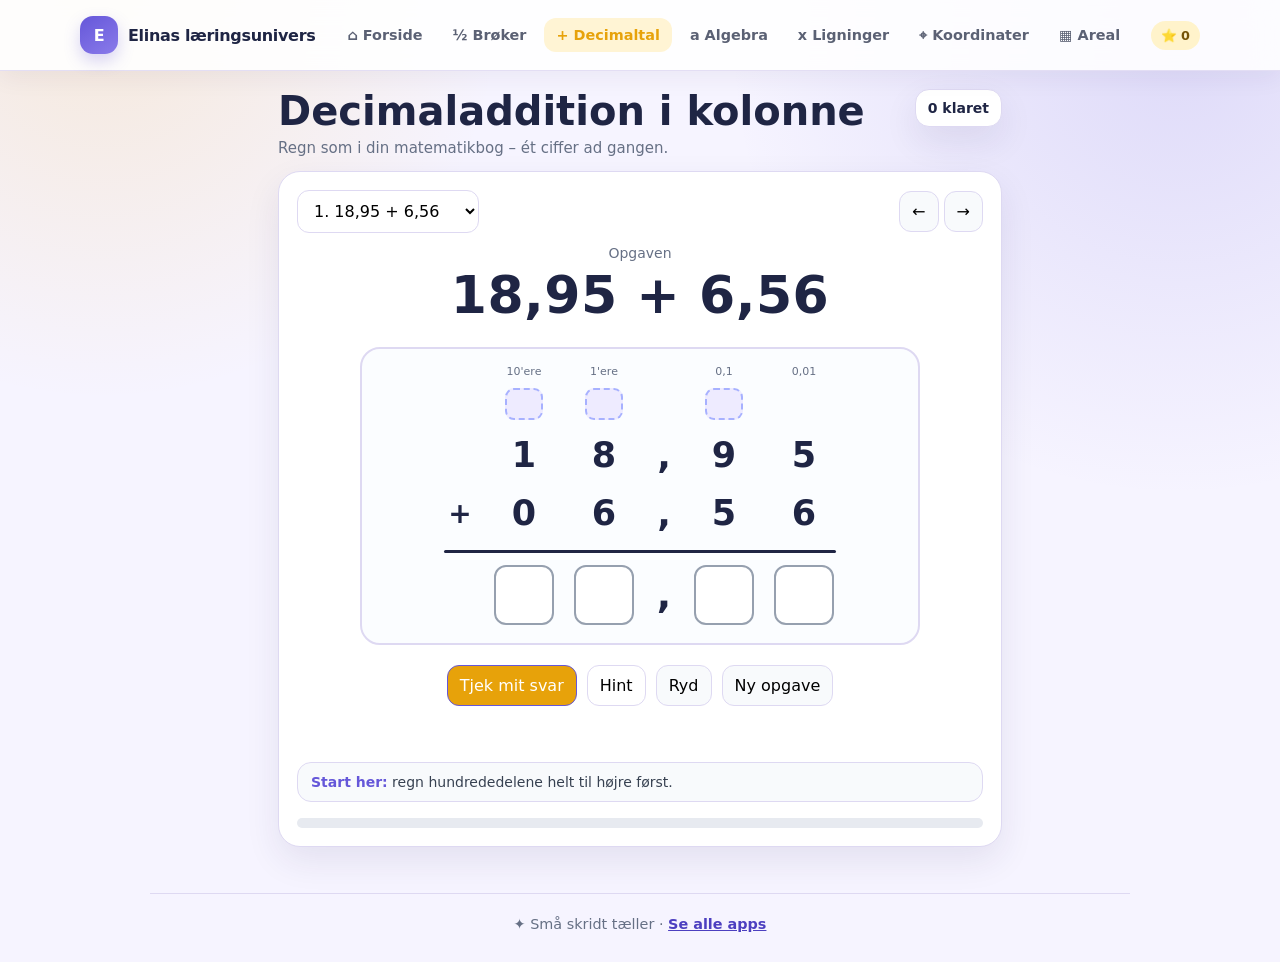
<file: decimal-addition.html>
<!DOCTYPE html>
<html lang="da">
<head>
<meta charset="UTF-8" />
<meta name="viewport" content="width=device-width, initial-scale=1.0" />
<meta name="description" content="Øv decimaladdition i kolonner, ét ciffer ad gangen.">
<title>Decimaladdition · Elinas læringsunivers</title>
<link rel="icon" href="favicon.svg" type="image/svg+xml">
<style>
  :root{
    --bg:#f6f7fb;
    --card:#ffffff;
    --ink:#202938;
    --muted:#6b7280;
    --line:#d7deea;
    --accent:#4f46e5;
    --accent-soft:#eef2ff;
    --ok:#15803d;
    --bad:#c62828;
    --shadow:0 10px 30px rgba(31,41,55,.08);
  }

  *{box-sizing:border-box}
  body{
    margin:0;
    font-family:system-ui,-apple-system,Segoe UI,Roboto,Arial,sans-serif;
    background:
      radial-gradient(circle at top left, #ffffff 0, #f7f8fc 35%, #f2f4f8 100%);
    color:var(--ink);
  }

  .app{
    max-width:760px;
    margin:0 auto;
    padding:18px;
  }

  .header{
    display:flex;
    justify-content:space-between;
    align-items:flex-start;
    gap:12px;
    margin-bottom:14px;
  }

  h1{
    margin:0;
    font-size:clamp(26px,5vw,40px);
    line-height:1.1;
  }

  .subtitle{
    margin-top:6px;
    color:var(--muted);
    font-size:15px;
  }

  .score{
    white-space:nowrap;
    background:white;
    border:1px solid var(--line);
    border-radius:14px;
    padding:10px 12px;
    box-shadow:var(--shadow);
    font-weight:700;
    font-size:14px;
  }

  .card{
    background:var(--card);
    border:1px solid var(--line);
    border-radius:22px;
    padding:18px;
    box-shadow:var(--shadow);
  }

  .toolbar{
    display:flex;
    justify-content:space-between;
    align-items:center;
    gap:10px;
    flex-wrap:wrap;
    margin-bottom:12px;
  }

  select,button,input{
    font:inherit;
  }

  select,button{
    border:1px solid var(--line);
    border-radius:12px;
    background:#fff;
    padding:10px 12px;
  }

  button{
    cursor:pointer;
    font-weight:700;
  }

  button.primary{
    background:var(--accent);
    color:white;
    border-color:var(--accent);
  }

  button.ghost{
    background:#f8fafc;
  }

  button:active{
    transform:translateY(1px);
  }

  .exerciseTitle{
    text-align:center;
    color:var(--muted);
    font-size:14px;
    margin-bottom:4px;
  }

  .equation{
    text-align:center;
    font-weight:900;
    font-size:clamp(32px,7vw,52px);
    margin:2px 0 18px;
    letter-spacing:.5px;
  }

  .columnWrap{
    display:flex;
    justify-content:center;
    overflow-x:auto;
    padding:4px 0;
  }

  .column{
    width:min(560px,100%);
    background:#fbfdff;
    border:2px solid var(--line);
    border-radius:20px;
    padding:16px 18px 18px;
  }

  .labels,
  .row{
    display:grid;
    grid-template-columns:42px 74px 74px 34px 74px 74px;
    gap:6px;
    justify-content:center;
    align-items:center;
  }

  .labels{
    color:var(--muted);
    font-size:11px;
    text-align:center;
    margin-bottom:4px;
  }

  .carryRow{
    min-height:44px;
  }

  .carryRow input{
    width:38px;
    height:32px;
    justify-self:center;
    text-align:center;
    border:2px dashed #a7b1ff;
    border-radius:9px;
    background:var(--accent-soft);
    color:var(--accent);
    font-weight:900;
    font-size:18px;
  }

  .numberRow{
    min-height:58px;
    font-size:35px;
    font-weight:900;
    font-variant-numeric:tabular-nums;
  }

  .digit,.comma,.sign{
    text-align:center;
  }

  .sign{
    font-size:28px;
  }

  .comma{
    font-size:36px;
    font-weight:900;
  }

  .rule{
    height:3px;
    background:var(--ink);
    border-radius:999px;
    width:392px;
    max-width:100%;
    margin:8px auto 12px;
  }

  .answerRow input{
    width:60px;
    height:60px;
    justify-self:center;
    text-align:center;
    border:2px solid #96a0af;
    border-radius:12px;
    background:white;
    font-size:32px;
    font-weight:900;
  }

  .answerRow input:focus,
  .carryRow input:focus{
    outline:4px solid rgba(79,70,229,.12);
    border-color:var(--accent);
  }

  .comma.answerComma{
    font-size:38px;
  }

  .actions{
    display:flex;
    gap:10px;
    justify-content:center;
    flex-wrap:wrap;
    margin-top:16px;
  }

  .feedback{
    min-height:32px;
    margin-top:10px;
    text-align:center;
    font-weight:800;
    font-size:18px;
  }

  .coach{
    margin-top:14px;
    border-radius:14px;
    background:#f8fafc;
    border:1px solid var(--line);
    padding:11px 13px;
    color:#374151;
    font-size:14px;
  }

  .coach strong{
    color:var(--accent);
  }

  .progress{
    height:10px;
    background:#e7eaf0;
    border-radius:999px;
    overflow:hidden;
    margin-top:16px;
  }

  .progress > div{
    height:100%;
    width:0;
    background:var(--ok);
    transition:.25s;
  }

  .celebrate{
    animation:pop .35s ease;
  }

  @keyframes pop{
    0%{transform:scale(.96)}
    60%{transform:scale(1.03)}
    100%{transform:scale(1)}
  }

  @media (max-width:640px){
    .app{padding:12px}
    .card{padding:14px}
    .header{align-items:center}
    .labels,.row{
      grid-template-columns:34px 58px 58px 28px 58px 58px;
      gap:4px;
    }
    .answerRow input{
      width:50px;
      height:54px;
      font-size:28px;
    }
    .numberRow{font-size:30px}
    .column{padding:14px 10px 16px}
  }
</style>
<link rel="stylesheet" href="shared.css">
<script defer src="shared.js"></script>
</head>
<body>
<div class="app">
  <div class="header">
    <div>
      <h1>Decimaladdition i kolonne</h1>
      <div class="subtitle">Regn som i din matematikbog – ét ciffer ad gangen.</div>
    </div>
    <div class="score" id="score">0 klaret</div>
  </div>

  <div class="card">
    <div class="toolbar">
      <select id="exerciseSelect"></select>
      <div>
        <button id="prevBtn" class="ghost">←</button>
        <button id="nextBtn" class="ghost">→</button>
      </div>
    </div>

    <div class="exerciseTitle">Opgaven</div>
    <div class="equation" id="equation"></div>

    <div class="columnWrap">
      <div class="column" id="columnCard">
        <div class="labels">
          <div></div>
          <div>10'ere</div>
          <div>1'ere</div>
          <div></div>
          <div>0,1</div>
          <div>0,01</div>
        </div>

        <div class="row carryRow">
          <div></div>
          <input id="carryTens" maxlength="1" inputmode="numeric" aria-label="mente over tiere">
          <input id="carryOnes" maxlength="1" inputmode="numeric" aria-label="mente over enere">
          <div></div>
          <input id="carryTenths" maxlength="1" inputmode="numeric" aria-label="mente over tiendedele">
          <div></div>
        </div>

        <div class="row numberRow" id="rowA"></div>
        <div class="row numberRow" id="rowB"></div>

        <div class="rule"></div>

        <div class="row answerRow">
          <div></div>
          <input id="ansTens" maxlength="1" inputmode="numeric" aria-label="svar tiere">
          <input id="ansOnes" maxlength="1" inputmode="numeric" aria-label="svar enere">
          <div class="comma answerComma">,</div>
          <input id="ansTenths" maxlength="1" inputmode="numeric" aria-label="svar tiendedele">
          <input id="ansHundredths" maxlength="1" inputmode="numeric" aria-label="svar hundrededele">
        </div>
      </div>
    </div>

    <div class="actions">
      <button id="checkBtn" class="primary">Tjek mit svar</button>
      <button id="hintBtn">Hint</button>
      <button id="clearBtn" class="ghost">Ryd</button>
      <button id="newBtn" class="ghost">Ny opgave</button>
    </div>

    <div class="feedback" id="feedback"></div>

    <div class="coach" id="coach">
      <strong>Start her:</strong> regn hundrededelene helt til højre først.
    </div>

    <div class="progress"><div id="progressBar"></div></div>
  </div>
</div>

<script>
const bookExercises = [
  [18.95, 6.56],
  [26.18, 12.48],
  [38.60, 4.95],
  [8.96, 12.35],
  [28.50, 20.65],
  [18.42, 27.90],
  [29.06, 17.95],
  [13.45, 17.85],
  [19.41, 28.90]
];

let exercises = [...bookExercises];
let current = 0;
let solved = new Set();

const $ = s => document.querySelector(s);
const cents = n => Math.round(n * 100);
const fmt = n => n.toFixed(2).replace('.', ',');

function digits(n){
  const c = cents(n);
  return {
    tens: Math.floor(c/1000)%10,
    ones: Math.floor(c/100)%10,
    tenths: Math.floor(c/10)%10,
    hundredths: c%10
  };
}

function fillSelect(){
  const sel = $('#exerciseSelect');
  sel.innerHTML = '';
  exercises.forEach((e,i)=>{
    const option = document.createElement('option');
    option.value = i;
    option.textContent = `${i+1}. ${fmt(e[0])} + ${fmt(e[1])}`;
    sel.appendChild(option);
  });
  sel.value = current;
}

function numberRowHTML(d, second=false){
  return `
    <div class="sign">${second ? '+' : ''}</div>
    <div class="digit">${d.tens}</div>
    <div class="digit">${d.ones}</div>
    <div class="comma">,</div>
    <div class="digit">${d.tenths}</div>
    <div class="digit">${d.hundredths}</div>
  `;
}

function clearInputs(){
  ['carryTens','carryOnes','carryTenths','ansTens','ansOnes','ansTenths','ansHundredths']
    .forEach(id => $('#'+id).value = '');
  $('#feedback').textContent = '';
  $('#coach').innerHTML = '<strong>Start her:</strong> regn hundrededelene helt til højre først.';
}

function render(){
  const [a,b] = exercises[current];
  const da = digits(a);
  const db = digits(b);

  fillSelect();
  $('#equation').textContent = `${fmt(a)} + ${fmt(b)}`;
  $('#rowA').innerHTML = numberRowHTML(da,false);
  $('#rowB').innerHTML = numberRowHTML(db,true);
  clearInputs();
  updateProgress();
  bindInputs();
}

function updateProgress(){
  $('#score').textContent = `${solved.size} klaret`;
  $('#progressBar').style.width = `${Math.round((solved.size/exercises.length)*100)}%`;
}

function readDigit(id){
  const v = $('#'+id).value.trim();
  return /^[0-9]$/.test(v) ? Number(v) : null;
}

function expectedCarries(a,b){
  const da=digits(a), db=digits(b);
  const h = da.hundredths + db.hundredths;
  const carryToTenths = h >= 10 ? 1 : 0;

  const t = da.tenths + db.tenths + carryToTenths;
  const carryToOnes = t >= 10 ? 1 : 0;

  const o = da.ones + db.ones + carryToOnes;
  const carryToTens = o >= 10 ? 1 : 0;

  return {carryToTenths, carryToOnes, carryToTens};
}

function check(){
  const [a,b] = exercises[current];
  const result = (cents(a)+cents(b))/100;
  const d = digits(result);

  const entered = {
    tens: readDigit('ansTens'),
    ones: readDigit('ansOnes'),
    tenths: readDigit('ansTenths'),
    hundredths: readDigit('ansHundredths')
  };

  if(Object.values(entered).some(v => v === null)){
    $('#feedback').style.color = 'var(--bad)';
    $('#feedback').textContent = 'Udfyld alle fire svarbokse.';
    return;
  }

  if(
    entered.tens===d.tens &&
    entered.ones===d.ones &&
    entered.tenths===d.tenths &&
    entered.hundredths===d.hundredths
  ){
    const firstTime = !solved.has(current);
    solved.add(current);
    $('#feedback').style.color = 'var(--ok)';
    $('#feedback').textContent = `Rigtigt! ${fmt(result)} 🎉`;
    $('#coach').innerHTML = '<strong>Godt:</strong> du holdt kommaet på samme plads og regnede fra højre mod venstre.';
    $('#columnCard').classList.remove('celebrate');
    void $('#columnCard').offsetWidth;
    $('#columnCard').classList.add('celebrate');
    updateProgress();
    if(firstTime) window.LearningUniverse?.earnStar('decimal-addition','Kommaet sad helt rigtigt!');
  }else{
    $('#feedback').style.color = 'var(--bad)';
    $('#feedback').textContent = 'Ikke helt. Tjek kolonnerne fra højre.';
    smartCoach(a,b);
  }
}

function smartCoach(a,b){
  const da = digits(a), db = digits(b);
  const carries = expectedCarries(a,b);

  const h = da.hundredths + db.hundredths;
  const t = da.tenths + db.tenths + carries.carryToTenths;
  const o = da.ones + db.ones + carries.carryToOnes;

  const ah = readDigit('ansHundredths');
  const at = readDigit('ansTenths');
  const ao = readDigit('ansOnes');

  if(ah !== h%10){
    $('#coach').innerHTML = `<strong>Hundrededele:</strong> ${da.hundredths} + ${db.hundredths} = ${h}. Skriv ${h%10} nederst${h>=10 ? ' og giv 1 videre' : ''}.`;
    return;
  }

  if(at !== t%10){
    $('#coach').innerHTML = `<strong>Tiendedele:</strong> ${da.tenths} + ${db.tenths}${carries.carryToTenths ? ' + 1' : ''} = ${t}. Skriv ${t%10} nederst${t>=10 ? ' og giv 1 videre' : ''}.`;
    return;
  }

  if(ao !== o%10){
    $('#coach').innerHTML = `<strong>Enere:</strong> ${da.ones} + ${db.ones}${carries.carryToOnes ? ' + 1' : ''} = ${o}.`;
    return;
  }

  $('#coach').innerHTML = '<strong>Næsten færdig:</strong> tjek tier-kolonnen helt til venstre.';
}

function hint(){
  const [a,b] = exercises[current];
  const da=digits(a), db=digits(b);
  const h=da.hundredths+db.hundredths;

  if(h>=10){
    $('#coach').innerHTML = `<strong>Hint:</strong> ${da.hundredths} + ${db.hundredths} = ${h}. Skriv ${h%10} i hundrededelene og skriv 1 i den lille boks over tiendedelene.`;
  }else{
    $('#coach').innerHTML = `<strong>Hint:</strong> ${da.hundredths} + ${db.hundredths} = ${h}. Skriv ${h} i hundrededelsboksen.`;
  }
}

function bindInputs(){
  const ids = ['carryTens','carryOnes','carryTenths','ansTens','ansOnes','ansTenths','ansHundredths'];

  ids.forEach((id,index)=>{
    const el = $('#'+id);
    el.oninput = ()=>{
      el.value = el.value.replace(/\D/g,'').slice(0,1);
    };
    el.onkeydown = e=>{
      if(e.key==='Enter'){
        check();
        return;
      }
      if(e.key==='ArrowRight' && index<ids.length-1){
        e.preventDefault();
        $('#'+ids[index+1]).focus();
      }
      if(e.key==='ArrowLeft' && index>0){
        e.preventDefault();
        $('#'+ids[index-1]).focus();
      }
    };
  });
}

$('#checkBtn').addEventListener('click',check);
$('#hintBtn').addEventListener('click',hint);
$('#clearBtn').addEventListener('click',clearInputs);

$('#prevBtn').addEventListener('click',()=>{
  current=(current-1+exercises.length)%exercises.length;
  render();
});

$('#nextBtn').addEventListener('click',()=>{
  current=(current+1)%exercises.length;
  render();
});

$('#exerciseSelect').addEventListener('change',e=>{
  current=Number(e.target.value);
  render();
});

$('#newBtn').addEventListener('click',()=>{
  const a=Math.round((5+Math.random()*35)*100)/100;
  const b=Math.round((4+Math.random()*25)*100)/100;
  exercises.push([a,b]);
  current=exercises.length-1;
  render();
});

render();
</script>
</body>
</html>
</file>
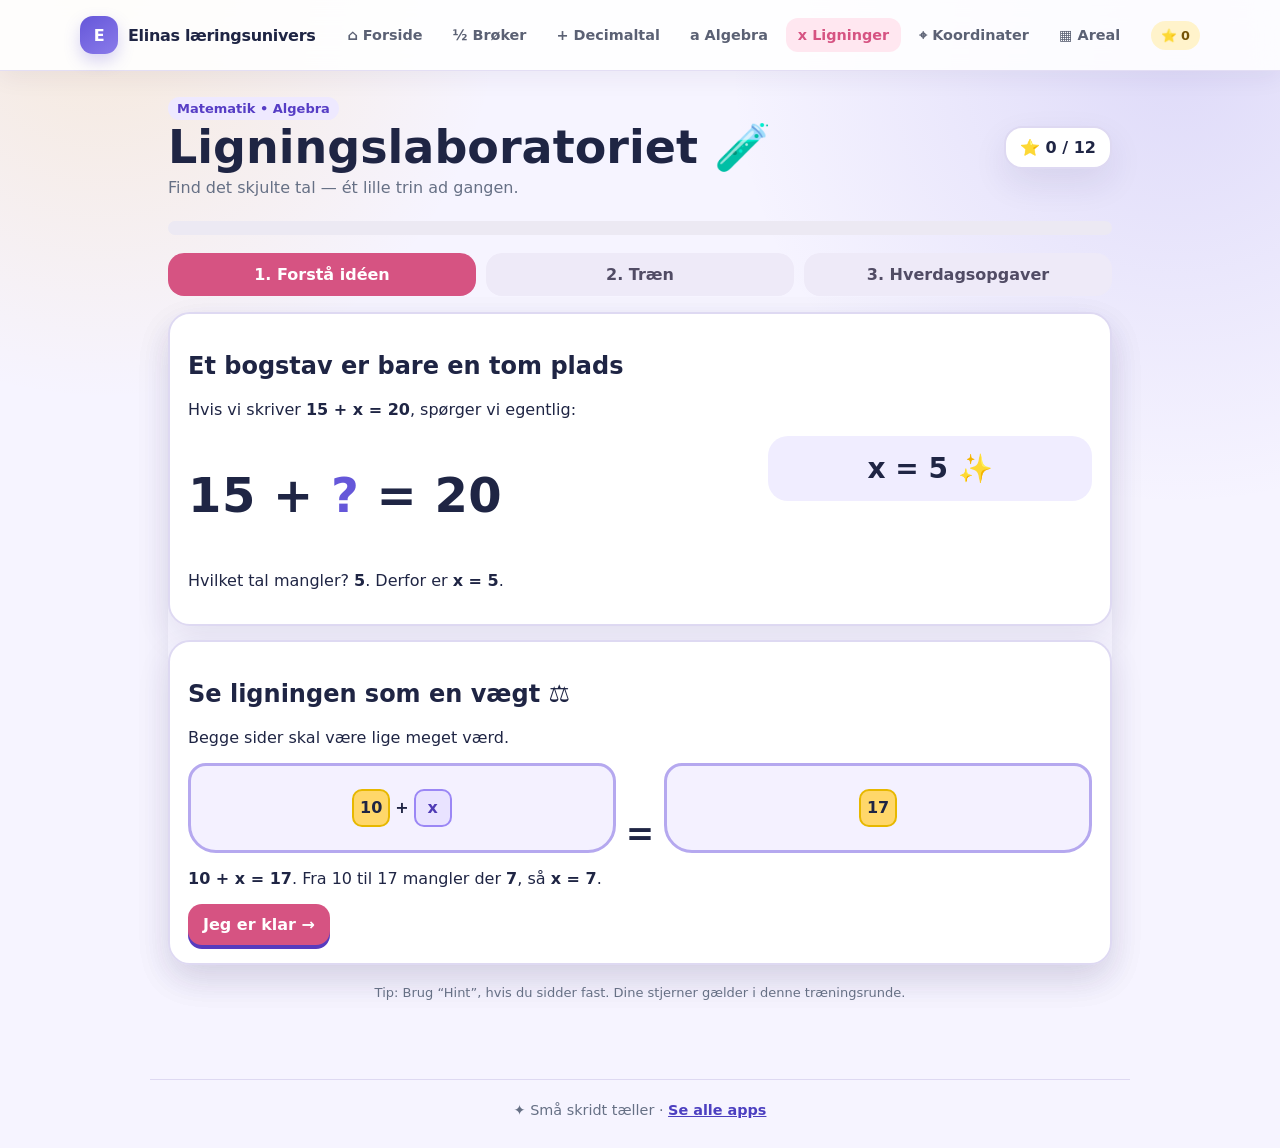
<file: equation-lab.html>
<!doctype html>
<html lang="da">
<head>
<meta charset="utf-8">
<meta name="viewport" content="width=device-width,initial-scale=1,viewport-fit=cover">
<meta name="description" content="Lær at løse ligninger med visuelle forklaringer, træning og hverdagsopgaver.">
<title>Ligningslaboratoriet · Elinas læringsunivers</title>
<link rel="icon" href="favicon.svg" type="image/svg+xml">
<style>
:root{
  --bg:#fff8e7; --card:#ffffff; --ink:#2d3142; --muted:#6f7585;
  --purple:#7456d8; --purple2:#9b87f5; --yellow:#ffd866; --green:#31b77a;
  --red:#e85b63; --blue:#4b94e6; --line:#e6e1d7;
}
*{box-sizing:border-box}
body{
  margin:0; font-family:system-ui,-apple-system,Segoe UI,Roboto,Arial,sans-serif;
  background:linear-gradient(180deg,#fff4c8 0,#fff8e7 28%,#f8f7fb 100%);
  color:var(--ink); min-height:100vh;
}
button,input{font:inherit}
.wrap{max-width:980px;margin:auto;padding:18px}
header{
  display:flex;gap:14px;align-items:center;justify-content:space-between;flex-wrap:wrap;
  padding:8px 0 14px;
}
h1{font-size:clamp(27px,5vw,46px);margin:0}
.subtitle{color:var(--muted);margin:4px 0 0}
.scorebox{
  background:var(--card); border:2px solid var(--line); border-radius:18px;
  padding:10px 14px; box-shadow:0 6px 18px #00000010; font-weight:700;
}
.progress{
  height:14px;border-radius:99px;background:#ece9f3;overflow:hidden;margin:10px 0 18px;
}
.progress > div{height:100%;width:0;background:linear-gradient(90deg,var(--purple),var(--green));transition:.35s}
.tabs{display:grid;grid-template-columns:repeat(3,1fr);gap:10px;margin-bottom:16px}
.tab{
  border:0;border-radius:16px;padding:12px 8px;background:#eeeaf8;color:#514c65;
  font-weight:800;cursor:pointer;
}
.tab.active{background:var(--purple);color:#fff}
.panel{display:none}.panel.active{display:block}
.card{
  background:var(--card); border:2px solid var(--line); border-radius:24px;
  padding:18px; box-shadow:0 12px 28px #0000000d; margin-bottom:14px;
}
.hero{display:grid;grid-template-columns:1.4fr .8fr;gap:14px;align-items:center}
@media(max-width:680px){.hero{grid-template-columns:1fr}.tabs{grid-template-columns:1fr}.tab{padding:10px}}
.hero-demo{
  background:#f0edff;border-radius:20px;padding:16px;text-align:center;font-size:28px;font-weight:900;
}
.eq{font-size:clamp(28px,6vw,48px);font-weight:900;letter-spacing:.5px}
.unknown{color:var(--purple)}
.small{font-size:14px;color:var(--muted)}
.exercise{display:grid;grid-template-columns:1fr auto;gap:12px;align-items:center}
@media(max-width:620px){.exercise{grid-template-columns:1fr}}
.answerrow{display:flex;gap:8px;align-items:center;flex-wrap:wrap}
.answer{
  width:100px;border:2px solid #c9c4d6;border-radius:14px;padding:10px 12px;text-align:center;
  font-weight:900;font-size:22px;outline:none;
}
.answer:focus{border-color:var(--purple);box-shadow:0 0 0 3px #7456d822}
.btn{
  border:0;border-radius:14px;padding:11px 15px;font-weight:800;cursor:pointer;
  background:var(--purple);color:#fff;box-shadow:0 4px 0 #573bbf;
}
.btn:active{transform:translateY(2px);box-shadow:0 2px 0 #573bbf}
.btn.secondary{background:#eef0f4;color:var(--ink);box-shadow:none}
.btn.hint{background:#fff0b2;color:#5d4a00;box-shadow:none}
.feedback{min-height:28px;margin-top:8px;font-weight:800}
.ok{color:var(--green)} .bad{color:var(--red)}
.hintbox{margin-top:10px;background:#fff7d5;border-left:5px solid var(--yellow);padding:10px 12px;border-radius:10px;display:none}
.story{
  background:#f7fbff;border:2px solid #dcecff;border-radius:18px;padding:15px;margin-bottom:12px
}
.choices{display:grid;gap:8px;margin-top:10px}
.choice{
  text-align:left;border:2px solid #d7dbe5;background:#fff;border-radius:14px;padding:12px;cursor:pointer;font-weight:750
}
.choice:hover{border-color:var(--purple2)}
.choice.correct{background:#e8fbf2;border-color:var(--green)}
.choice.wrong{background:#fff0f0;border-color:var(--red)}
.balance{
  display:grid;grid-template-columns:1fr auto 1fr;align-items:end;gap:10px;margin:12px 0;
}
.pan{
  min-height:90px;background:#f4f1ff;border:3px solid #b5a8ef;border-radius:18px 18px 28px 28px;
  display:flex;align-items:center;justify-content:center;gap:5px;padding:8px;flex-wrap:wrap;font-weight:900;
}
.equals{font-size:34px;font-weight:900}
.block{
  min-width:38px;height:38px;border-radius:10px;background:var(--yellow);display:inline-flex;align-items:center;justify-content:center;
  border:2px solid #e7b800;
}
.block.var{background:#e9e3ff;border-color:#9b87f5;color:#4f3bb5}
.footer-note{text-align:center;color:var(--muted);font-size:13px;padding:6px 0 20px}
.badge{
  display:inline-block;border-radius:999px;background:#eee9ff;color:#563dc5;padding:4px 9px;font-weight:800;font-size:13px
}
.stars{font-size:22px;letter-spacing:2px}
#celebrate{
  position:fixed;inset:0;pointer-events:none;overflow:hidden;z-index:999;display:none
}
.confetti{position:absolute;top:-20px;font-size:24px;animation:fall 1.8s linear forwards}
@keyframes fall{to{transform:translateY(110vh) rotate(520deg);opacity:.6}}
</style>
<link rel="stylesheet" href="shared.css">
<script defer src="shared.js"></script>
</head>
<body>
<div id="celebrate"></div>
<div class="wrap">
  <header>
    <div>
      <span class="badge">Matematik • Algebra</span>
      <h1>Ligningslaboratoriet 🧪</h1>
      <p class="subtitle">Find det skjulte tal — ét lille trin ad gangen.</p>
    </div>
    <div class="scorebox">⭐ <span id="stars">0</span> / 12</div>
  </header>

  <div class="progress"><div id="progressBar"></div></div>

  <div class="tabs">
    <button class="tab active" data-tab="learn">1. Forstå idéen</button>
    <button class="tab" data-tab="practice">2. Træn</button>
    <button class="tab" data-tab="stories">3. Hverdagsopgaver</button>
  </div>

  <section id="learn" class="panel active">
    <div class="card hero">
      <div>
        <h2>Et bogstav er bare en tom plads</h2>
        <p>Hvis vi skriver <b>15 + x = 20</b>, spørger vi egentlig:</p>
        <p class="eq">15 + <span class="unknown">?</span> = 20</p>
        <p>Hvilket tal mangler? <b>5</b>. Derfor er <b>x = 5</b>.</p>
      </div>
      <div class="hero-demo">x = 5 ✨</div>
    </div>

    <div class="card">
      <h2>Se ligningen som en vægt ⚖️</h2>
      <p>Begge sider skal være lige meget værd.</p>
      <div class="balance">
        <div class="pan">
          <span class="block">10</span>
          <span>+</span>
          <span class="block var">x</span>
        </div>
        <div class="equals">=</div>
        <div class="pan"><span class="block">17</span></div>
      </div>
      <p><b>10 + x = 17</b>. Fra 10 til 17 mangler der <b>7</b>, så <b>x = 7</b>.</p>
      <button class="btn" onclick="goTab('practice')">Jeg er klar →</button>
    </div>
  </section>

  <section id="practice" class="panel">
    <div id="practiceList"></div>
  </section>

  <section id="stories" class="panel">
    <div class="card">
      <h2>Vælg ligningen først 🎯</h2>
      <p class="small">Læs historien. Find derefter den ligning, der passer.</p>
      <div id="storyList"></div>
    </div>
  </section>

  <p class="footer-note">Tip: Brug “Hint”, hvis du sidder fast. Dine stjerner gælder i denne træningsrunde.</p>
</div>

<script>

function randInt(min,max){
  return Math.floor(Math.random()*(max-min+1))+min;
}

function pick(arr){
  return arr[Math.floor(Math.random()*arr.length)];
}

function makePractice(){
  const items = [];

  // Type 1: x + a = b
  for(let i=0;i<2;i++){
    const x=randInt(3,15), a=randInt(2,12), b=x+a;
    items.push({
      q:`x + ${a} = ${b}`,
      ans:x,
      hint:`Tænk: ${a} + ? = ${b}. Hvor meget mangler der fra ${a} til ${b}?`
    });
  }

  // Type 2: a + a = total
  {
    const a=randInt(3,12);
    items.push({
      q:`a + a = ${a*2}`,
      ans:a,
      hint:`To ens tal giver ${a*2}. Del ${a*2} i to lige store dele.`
    });
  }

  // Type 3: c - a = b
  {
    const c=randInt(7,20), a=randInt(2,6), b=c-a;
    items.push({
      q:`c − ${a} = ${b}`,
      ans:c,
      hint:`Hvilket tal bliver til ${b}, når du tager ${a} væk?`
    });
  }

  // Type 4: number - v = result
  {
    const v=randInt(2,10), result=randInt(2,10), start=v+result;
    items.push({
      q:`${start} − v = ${result}`,
      ans:v,
      hint:`${start} minus hvilket tal giver ${result}?`
    });
  }

  // Type 5: multiplication
  {
    const factor=randInt(2,6), s=randInt(2,10);
    items.push({
      q:`${factor} · s = ${factor*s}`,
      ans:s,
      hint:`${factor} gange hvilket tal giver ${factor*s}?`
    });
  }

  return items.sort(()=>Math.random()-0.5);
}

function makeStories(){
  const names = ['Ellen','Oskar','Valde','Freja','Noah','Alma'];
  const things = ['æbler','blyanter','klodser','bøger','perler','bolde'];

  const n1 = pick(names), thing1 = pick(things);
  const start1=randInt(4,12), add=randInt(2,6), total1=start1+add;

  const n2 = pick(names.filter(n=>n!==n1)), thing2 = pick(things);
  const groups=randInt(2,5), each=randInt(3,9), total2=groups*each;

  const n3 = pick(names.filter(n=>n!==n1 && n!==n2)), thing3 = pick(things);
  const left=randInt(3,10), give=randInt(2,6), start3=left+give;

  return [
    {
      text:`${n1} har nogle ${thing1}. ${n1} får ${add} mere og har nu ${total1} ${thing1}.`,
      options:[
        `x + ${add} = ${total1}`,
        `x − ${add} = ${total1}`,
        `${add}x = ${total1}`
      ],
      correct:0, solve:`x = ${start1}`
    },
    {
      text:`${n2} har ${groups} bunker med lige mange ${thing2}. I alt er der ${total2} ${thing2}.`,
      options:[
        `a + ${groups} = ${total2}`,
        `${groups} · a = ${total2}`,
        `${total2} − a = ${groups}`
      ],
      correct:1, solve:`a = ${each}`
    },
    {
      text:`${n3} havde nogle ${thing3}. ${n3} gav ${give} væk og har ${left} tilbage.`,
      options:[
        `x + ${give} = ${left}`,
        `${give}x = ${left}`,
        `x − ${give} = ${left}`
      ],
      correct:2, solve:`x = ${start3}`
    }
  ];
}

const practice = makePractice();
const stories = makeStories();

let earned = {};

function save(){ updateScore(); }
function key(id){ return id; }

function updateScore(){
  const total = Object.values(earned).filter(Boolean).length;
  document.getElementById('stars').textContent = total;
  document.getElementById('progressBar').style.width = Math.min(100, total/12*100) + '%';
  if(total >= 9) celebrate();
}

function renderPractice(){
  const host=document.getElementById('practiceList');
  host.innerHTML='';
  practice.forEach((p,i)=>{
    const k='p'+i;
    const c=document.createElement('div');
    c.className='card';
    c.innerHTML=`
      <div class="exercise">
        <div>
          <div class="small">Opgave ${i+1}</div>
          <div class="eq">${p.q.replace(/[xavbcs]/g,m=>`<span class="unknown">${m}</span>`)}</div>
          <div class="feedback" id="fb-${k}">${earned[k]?'✅ Allerede klaret!':''}</div>
          <div class="hintbox" id="hint-${k}">${p.hint}</div>
        </div>
        <div class="answerrow">
          <input class="answer" inputmode="numeric" id="in-${k}" aria-label="Svar på opgave ${i+1}">
          <button class="btn" onclick="checkPractice(${i})">Tjek</button>
          <button class="btn hint" onclick="toggleHint('${k}')">Hint</button>
        </div>
      </div>`;
    host.appendChild(c);
  });
}

function checkPractice(i){
  const p=practice[i], k='p'+i;
  const input=document.getElementById('in-'+k);
  const fb=document.getElementById('fb-'+k);
  const value=Number(String(input.value).replace(',','.'));
  if(input.value.trim()===''){ fb.innerHTML='<span class="bad">Skriv et tal først 🙂</span>'; return; }
  if(value===p.ans){
    const firstTime=!earned[k];
    fb.innerHTML=`<span class="ok">✅ Ja! ${p.q.split('=')[0].trim()} bliver ${p.q.split('=')[1].trim()}.</span>`;
    earned[k]=true; save(); input.style.borderColor='var(--green)';
    if(firstTime) window.LearningUniverse?.earnStar('equation-lab','Ligningen er løst!');
  }else{
    fb.innerHTML='<span class="bad">Ikke helt. Prøv at spørge: “Hvilket tal mangler?”</span>';
    input.style.borderColor='var(--red)';
  }
}

function toggleHint(k){
  const e=document.getElementById('hint-'+k);
  e.style.display=e.style.display==='block'?'none':'block';
}

function renderStories(){
  const host=document.getElementById('storyList');
  host.innerHTML='';
  stories.forEach((s,i)=>{
    const k='s'+i;
    const box=document.createElement('div');
    box.className='story';
    box.innerHTML=`<b>Historie ${i+1}</b><p>${s.text}</p>
      <div class="choices">
        ${s.options.map((o,j)=>`<button class="choice" id="choice-${i}-${j}" onclick="chooseStory(${i},${j})">${o}</button>`).join('')}
      </div>
      <div class="feedback" id="storyfb-${i}">${earned[k]?'✅ Klaret! '+s.solve:''}</div>`;
    host.appendChild(box);
  });
}

function chooseStory(i,j){
  const s=stories[i], k='s'+i;
  s.options.forEach((_,x)=>{
    document.getElementById(`choice-${i}-${x}`).classList.remove('correct','wrong');
  });
  const chosen=document.getElementById(`choice-${i}-${j}`);
  const fb=document.getElementById('storyfb-'+i);
  if(j===s.correct){
    const firstTime=!earned[k];
    chosen.classList.add('correct');
    fb.innerHTML=`<span class="ok">✅ Korrekt ligning. Og løsningen er <b>${s.solve}</b>.</span>`;
    earned[k]=true; save();
    if(firstTime) window.LearningUniverse?.earnStar('equation-lab','Historien blev til en ligning!');
  }else{
    chosen.classList.add('wrong');
    fb.innerHTML='<span class="bad">Prøv igen. Hvad sker der med tallet i historien?</span>';
  }
}

function goTab(id){
  document.querySelectorAll('.tab').forEach(b=>b.classList.toggle('active',b.dataset.tab===id));
  document.querySelectorAll('.panel').forEach(p=>p.classList.toggle('active',p.id===id));
  window.scrollTo({top:0,behavior:'smooth'});
}
document.querySelectorAll('.tab').forEach(b=>b.addEventListener('click',()=>goTab(b.dataset.tab)));

function celebrate(){
  if(sessionStorage.getItem('celebrated')) return;
  sessionStorage.setItem('celebrated','1');
  const layer=document.getElementById('celebrate');
  layer.style.display='block';
  const symbols=['⭐','🎉','✨','🟣','🟡','🟢'];
  for(let i=0;i<36;i++){
    const d=document.createElement('div');
    d.className='confetti';
    d.textContent=symbols[Math.floor(Math.random()*symbols.length)];
    d.style.left=(Math.random()*100)+'vw';
    d.style.animationDelay=(Math.random()*.7)+'s';
    d.style.fontSize=(18+Math.random()*18)+'px';
    layer.appendChild(d);
  }
  setTimeout(()=>{layer.style.display='none';layer.innerHTML=''},2600);
}

renderPractice();
renderStories();
updateScore();
</script>
</body>
</html>
</file>
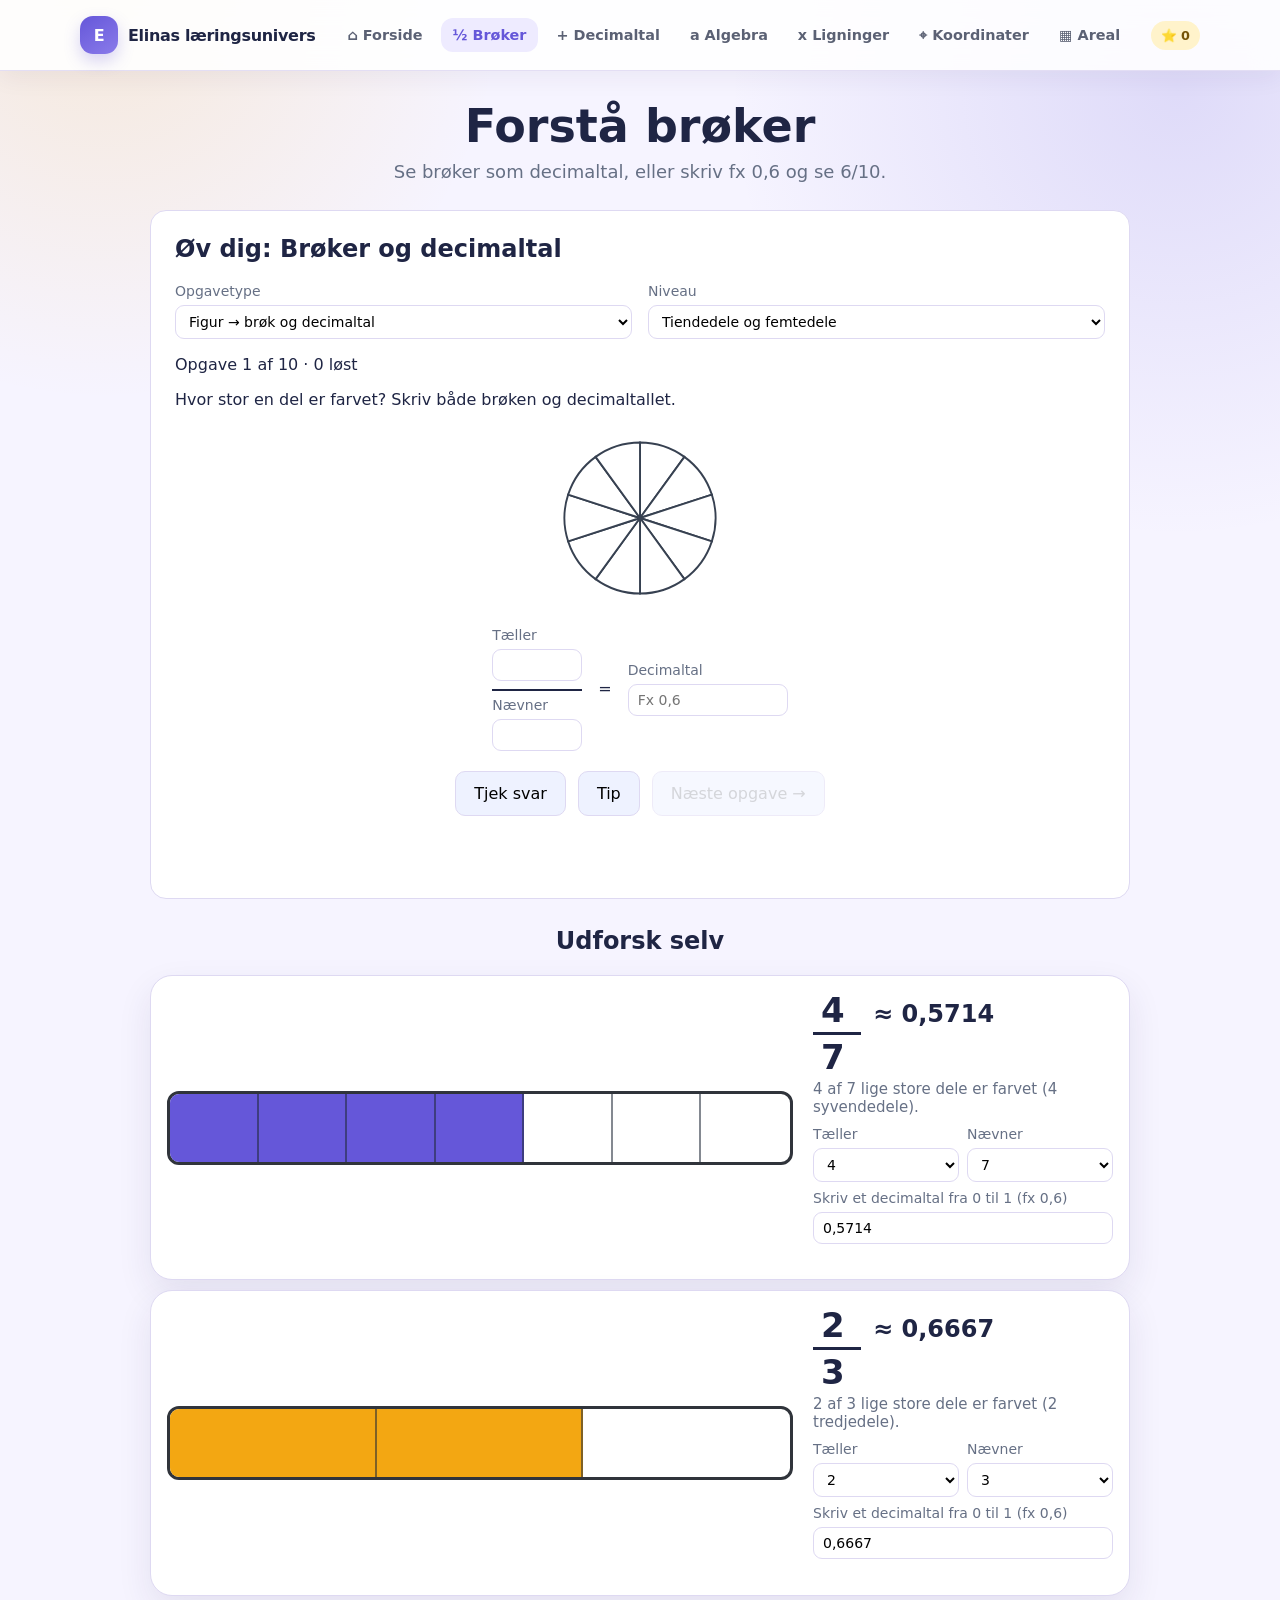
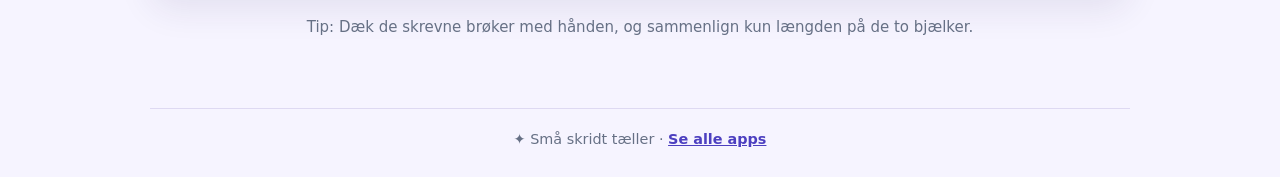
<file: fractions.html>
<!DOCTYPE html>
<html lang="da">
<head>
  <meta charset="UTF-8" />
  <meta name="viewport" content="width=device-width, initial-scale=1.0" />
  <meta name="description" content="Sammenlign brøker visuelt og se, hvor stor en del af helheden de fylder.">
  <title>Forstå brøker · Elinas læringsunivers</title>
  <link rel="icon" href="favicon.svg" type="image/svg+xml">
  <style>
    :root {
      --bg: #f7f7fb;
      --card: #ffffff;
      --text: #1f2937;
      --muted: #6b7280;
      --line: #d1d5db;
      --fill1: #5b8def;
      --fill2: #f39c5a;
      --good: #2f855a;
    }

    * { box-sizing: border-box; }

    body {
      margin: 0;
      font-family: system-ui, -apple-system, Segoe UI, Roboto, sans-serif;
      background: var(--bg);
      color: var(--text);
    }

    .wrap {
      max-width: 1100px;
      margin: 0 auto;
      padding: 28px 18px 44px;
    }

    h1 {
      text-align: center;
      margin: 0 0 8px;
      font-size: clamp(28px, 4vw, 46px);
    }

    .subtitle {
      text-align: center;
      color: var(--muted);
      margin-bottom: 28px;
      font-size: 18px;
    }

    .compare-row {
      display: grid;
      grid-template-columns: 1fr;
      gap: 10px;
      max-width: 980px;
      margin: 0 auto;
    }

    .card {
      background: var(--card);
      border-radius: 16px;
      padding: 14px 16px;
      box-shadow: 0 6px 18px rgba(0,0,0,.06);
      border: 1px solid #ececf2;

      display: grid;
      grid-template-columns: minmax(420px, 1fr) 300px;
      grid-template-areas:
        "bar title"
        "bar meaning"
        "bar controls";
      column-gap: 20px;
      row-gap: 6px;
      align-items: center;
    }

    .fraction-title {
      grid-area: title;
      text-align: left;
      font-size: 34px;
      font-weight: 800;
      margin: 0;
      align-self: end;
    }

    .fraction {
      display: inline-grid;
      grid-template-rows: auto auto;
      line-height: 1;
      min-width: 48px;
    }

    .fraction .top {
      border-bottom: 3px solid currentColor;
      padding: 0 8px 5px;
    }

    .fraction .bottom {
      padding: 5px 8px 0;
    }

    .bar-shell {
      grid-area: bar;
      position: relative;
      height: 74px;
      border: 3px solid #30343b;
      border-radius: 12px;
      overflow: hidden;
      background: #fff;
      margin: 0;
      cursor: pointer;
      user-select: none;
      align-self: center;
    }

    .fill {
      position: absolute;
      left: 0;
      top: 0;
      bottom: 0;
      transition: width .45s ease;
    }

    .card:nth-child(1) .fill { background: var(--fill1); }
    .card:nth-child(2) .fill { background: var(--fill2); }

    .segments {
      position: absolute;
      inset: 0;
      display: grid;
      pointer-events: none;
    }

    .segment {
      border-right: 2px solid rgba(31,41,55,.55);
    }

    .segment:last-child { border-right: 0; }

    .meaning {
      grid-area: meaning;
      text-align: left;
      font-size: 15px;
      color: var(--muted);
      min-height: 0;
      margin: 0;
    }

    .controls {
      grid-area: controls;
      display: grid;
      grid-template-columns: 1fr 1fr;
      gap: 8px;
      margin-top: 4px;
      align-self: start;
    }

    label {
      font-size: 14px;
      color: var(--muted);
      display: grid;
      gap: 6px;
    }

    select, input {
      width: 100%;
      padding: 7px 9px;
      border-radius: 9px;
      border: 1px solid var(--line);
      background: white;
      font-size: 16px;
    }

    

    

    

    

    

    

    

    

    

    .decimal-control { grid-column: 1 / -1; }
    .decimal-feedback { color: #b91c1c; min-height: 1.2em; font-size: 13px; }
    .decimal-value { font-size: 24px; margin-left: 12px; }
    .tip {
      text-align: center;
      margin-top: 22px;
      color: var(--muted);
      font-size: 15px;
    }

    @media (max-width: 780px) {
      .card {
        grid-template-columns: 1fr;
        grid-template-areas:
          "title"
          "bar"
          "meaning"
          "controls";
        gap: 10px;
      }

      .fraction-title,
      .meaning {
        text-align: center;
      }
    }

    .practice { max-width:980px; margin:0 auto 28px; padding:24px; background:white; border:1px solid var(--line); border-radius:16px; }
    .practice h2 { margin-top:0; }
    .practice-options, .practice-answers { display:flex; flex-wrap:wrap; gap:16px; align-items:center; }
    .practice-options label { flex:1; min-width:180px; }
    .practice-question { display:flex; flex-wrap:wrap; align-items:center; justify-content:center; gap:24px; margin:24px 0; font-size:28px; }
    .practice-question svg { width:170px; height:170px; }
    .practice-answers { justify-content:center; }
    .practice-fraction { display:grid; gap:6px; width:90px; }
    .practice-fraction label:first-child { border-bottom:2px solid var(--text); padding-bottom:8px; }
    .practice-answers > label { width:160px; }
    .practice button { padding:12px 18px; border:1px solid var(--line); border-radius:10px; background:#eef2ff; font:inherit; cursor:pointer; }
    .practice button:disabled { opacity:.5; cursor:default; }
    .practice-actions { display:flex; flex-wrap:wrap; gap:12px; justify-content:center; margin-top:20px; }
    #practiceFeedback { min-height:2.5em; text-align:center; margin:18px 0 0; }
    [hidden] { display:none !important; }

  </style>
  <link rel="stylesheet" href="shared.css">
  <script defer src="shared.js"></script>
</head>
<body>
  <main class="wrap">
    <h1>Forstå brøker</h1>
    <div class="subtitle">
      Se brøker som decimaltal, eller skriv fx 0,6 og se 6/10.
    </div>


    <section class="practice" aria-labelledby="practiceTitle">
      <h2 id="practiceTitle">Øv dig: Brøker og decimaltal</h2>
      <div class="practice-options">
        <label>Opgavetype
          <select id="practiceMode">
            <option value="picture">Figur → brøk og decimaltal</option>
            <option value="decimal">Brøk → decimaltal</option>
            <option value="fraction">Decimaltal → brøk</option>
          </select>
        </label>
        <label>Niveau
          <select id="practiceLevel">
            <option value="easy">Tiendedele og femtedele</option>
            <option value="mixed">Blandet: 2, 4, 5, 10 og 20 dele</option>
          </select>
        </label>
      </div>
      <p id="practiceProgress" role="status"></p>
      <p id="practiceInstruction"></p>
      <div class="practice-question" id="practiceQuestion"></div>
      <form id="practiceForm" novalidate>
        <div class="practice-answers">
          <div class="practice-fraction" id="practiceFractionFields">
            <label>Tæller<input id="answerNumerator" inputmode="numeric" type="text" autocomplete="off" aria-describedby="practiceFeedback"></label>
            <label>Nævner<input id="answerDenominator" inputmode="numeric" type="text" autocomplete="off" aria-describedby="practiceFeedback"></label>
          </div>
          <span id="practiceEquals" aria-hidden="true">=</span>
          <label id="practiceDecimalField">Decimaltal<input id="answerDecimal" inputmode="decimal" type="text" autocomplete="off" placeholder="Fx 0,6" aria-describedby="practiceFeedback"></label>
        </div>
        <div class="practice-actions">
          <button type="submit" id="practiceCheck">Tjek svar</button>
          <button type="button" id="practiceHint">Tip</button>
          <button type="button" id="practiceNext" disabled>Næste opgave →</button>
        </div>
        <p id="practiceFeedback" role="status" aria-live="polite"></p>
      </form>
    </section>
    <h2 style="text-align:center">Udforsk selv</h2>

    <section class="compare-row">
      <div class="card">
        <div class="fraction-title">
          <span class="fraction">
            <span class="top" id="n1Text">4</span>
            <span class="bottom" id="d1Text">7</span>
          </span><span class="decimal-value" id="decimal1Text"></span>
        </div>

        <div class="bar-shell" id="bar1" title="Klik for at afspille igen">
          <div class="fill" id="fill1"></div>
          <div class="segments" id="segments1"></div>
        </div>

        <div class="meaning" id="meaning1"></div>

        <div class="controls">
          <label>
            Tæller
            <select id="n1"></select>
          </label>
          <label>
            Nævner
            <select id="d1"></select>
          </label>
          <label class="decimal-control">
            Skriv et decimaltal fra 0 til 1 (fx 0,6)
            <input id="decimal1" type="text" inputmode="decimal" autocomplete="off" placeholder="0,6" aria-describedby="decimal1Feedback">
            <span class="decimal-feedback" id="decimal1Feedback" role="status"></span>
          </label>
        </div>
      </div>

      <div class="card">
        <div class="fraction-title">
          <span class="fraction">
            <span class="top" id="n2Text">2</span>
            <span class="bottom" id="d2Text">3</span>
          </span><span class="decimal-value" id="decimal2Text"></span>
        </div>

        <div class="bar-shell" id="bar2" title="Klik for at afspille igen">
          <div class="fill" id="fill2"></div>
          <div class="segments" id="segments2"></div>
        </div>

        <div class="meaning" id="meaning2"></div>

        <div class="controls">
          <label>
            Tæller
            <select id="n2"></select>
          </label>
          <label>
            Nævner
            <select id="d2"></select>
          </label>
          <label class="decimal-control">
            Skriv et decimaltal fra 0 til 1 (fx 0,6)
            <input id="decimal2" type="text" inputmode="decimal" autocomplete="off" placeholder="0,6" aria-describedby="decimal2Feedback">
            <span class="decimal-feedback" id="decimal2Feedback" role="status"></span>
          </label>
        </div>
      </div>
    </section>

    <div class="tip">
      Tip: Dæk de skrevne brøker med hånden, og sammenlign kun længden på de to bjælker.
    </div>
  </main>

  <script>
    const state = {
      n1: 4, d1: 7,
      n2: 2, d2: 3
    };

    const $ = id => document.getElementById(id);

    function fillSelect(select, min, max, selected) {
      select.innerHTML = "";
      for (let i = min; i <= max; i++) {
        const op = document.createElement("option");
        op.value = i;
        op.textContent = i;
        if (i === selected) op.selected = true;
        select.appendChild(op);
      }
    }

    function drawSegments(container, denominator) {
      container.innerHTML = "";
      container.style.gridTemplateColumns = `repeat(${denominator}, 1fr)`;
      for (let i = 0; i < denominator; i++) {
        const seg = document.createElement("div");
        seg.className = "segment";
        container.appendChild(seg);
      }
    }

    function words(n, d) {
      const names = {
        2: "halvdele",
        3: "tredjedele",
        4: "fjerdedele",
        5: "femtedele",
        6: "sjettedele",
        7: "syvendedele",
        8: "ottendedele",
        9: "niendedele",
        10: "tiendedele",
        11: "ellevtedele",
        12: "tolvtedele"
      };
      return `${n} af ${d} lige store dele er farvet (${n} ${names[d] || "dele"}).`;
    }

    function fracHTML(n, d) {
      return `<span class="fraction"><span class="top">${n}</span><span class="bottom">${d}</span></span>`;
    }

    function formatDecimal(n, d) {
      let remainder = d;
      for (const factor of [2, 5]) {
        while (remainder % factor === 0) remainder /= factor;
      }
      const exact = remainder === 1;
      return (exact ? "= " : "≈ ") + (n / d).toLocaleString("da-DK", { maximumFractionDigits: 4 });
    }

    function applyDecimal(side) {
      const input = $("decimal" + side);
      const value = input.value.trim();
      if (!/^(?:0(?:[,.]\d{1,2})?|1(?:[,.]0{1,2})?)$/.test(value)) {
        $("decimal" + side + "Feedback").textContent = "Skriv et tal fra 0 til 1 med højst to decimaler, fx 0,6.";
        input.setAttribute("aria-invalid", "true");
        return;
      }
      const normalized = value.replace(",", ".");
      const digits = (normalized.split(".")[1] || "").length;
      const d = digits ? 10 ** digits : 10;
      const n = Math.round(Number(normalized) * d);
      state["n" + side] = n;
      state["d" + side] = d;
      fillSelect($("d" + side), 2, 12, d);
      if (d > 12) {
        const option = document.createElement("option");
        option.value = d;
        option.textContent = d;
        option.selected = true;
        $("d" + side).appendChild(option);
      }
      setNumeratorOptions(side);
      update();
      markExplored();
    }

    function update() {
      for (const side of [1, 2]) {
        const n = state["n" + side];
        const d = state["d" + side];
        const pct = 100 * n / d;

        $("n" + side + "Text").textContent = n;
        $("d" + side + "Text").textContent = d;
        $("fill" + side).style.width = pct + "%";
        drawSegments($("segments" + side), d);
        $("meaning" + side).textContent = words(n, d);
        $("decimal" + side + "Text").textContent = formatDecimal(n, d);
        $("decimal" + side).value = (n / d).toLocaleString("da-DK", { maximumFractionDigits: 4 });
        $("decimal" + side).removeAttribute("aria-invalid");
        $("decimal" + side + "Feedback").textContent = "";
      }
    }

    function setNumeratorOptions(side) {
      const d = state["d" + side];
      const select = $("n" + side);
      const old = Math.min(state["n" + side], d);
      fillSelect(select, 0, d, old);
      state["n" + side] = old;
    }

    let fractionExplorations = 0;
    function markExplored() {
      fractionExplorations++;
      if (fractionExplorations % 3 === 0) {
        window.LearningUniverse?.earnStar("fractions", "Du har udforsket tre brøker!");
      }
    }

    fillSelect($("d1"), 2, 12, state.d1);
    fillSelect($("d2"), 2, 12, state.d2);
    fillSelect($("n1"), 0, state.d1, state.n1);
    fillSelect($("n2"), 0, state.d2, state.n2);

    for (const side of [1, 2]) {
      $("decimal" + side).addEventListener("change", () => applyDecimal(side));
      $("decimal" + side).addEventListener("keydown", e => {
        if (e.key === "Enter") {
          e.preventDefault();
          applyDecimal(side);
        }
      });
      $("d" + side).addEventListener("change", e => {
        state["d" + side] = Number(e.target.value);
        setNumeratorOptions(side);
        update();
        markExplored();
      });

      $("n" + side).addEventListener("change", e => {
        state["n" + side] = Number(e.target.value);
        update();
        markExplored();
      });

      $("bar" + side).addEventListener("click", () => {
        const fill = $("fill" + side);
        fill.style.width = "0%";
        requestAnimationFrame(() => {
          requestAnimationFrame(() => update());
        });
      });
    }

    

    

    update();

    const practice = { n:6, d:10, round:0, correct:0, solved:false, previous:"" };
    const decimalText = (n,d) => (n/d).toLocaleString("da-DK");
    function circleHTML(n,d) {
      let paths = "";
      for (let i=0; i<d; i++) {
        const a = 2*Math.PI*i/d-Math.PI/2;
        const b = 2*Math.PI*(i+1)/d-Math.PI/2;
        paths += `<path d="M 90 90 L ${90+80*Math.cos(a)} ${90+80*Math.sin(a)} A 80 80 0 0 1 ${90+80*Math.cos(b)} ${90+80*Math.sin(b)} Z" fill="${i<n ? "#84b547" : "#fff"}" stroke="#374151" stroke-width="2"/>`;
      }
      return `<svg viewBox="0 0 180 180" role="img" aria-label="${n} af ${d} lige store dele er farvet">${paths}</svg>`;
    }
    function newPractice(reset=false) {
      if (reset || practice.round === 10) { practice.round=0; practice.correct=0; }
      const ds = $("practiceLevel").value === "mixed" ? [2,4,5,10,20] : [5,10];
      let n,d,key;
      do {
        d=ds[Math.floor(Math.random()*ds.length)];
        n=Math.floor(Math.random()*(d+1));
        key=n+"/"+d;
      } while (key===practice.previous);
      Object.assign(practice,{n,d,round:practice.round+1,solved:false,previous:key});
      const mode=$("practiceMode").value;
      $("practiceFractionFields").hidden=mode==="decimal";
      $("practiceDecimalField").hidden=mode==="fraction";
      $("practiceEquals").hidden=mode!=="picture";
      $("practiceInstruction").textContent=mode==="picture" ? "Hvor stor en del er farvet? Skriv både brøken og decimaltallet." : mode==="decimal" ? "Skriv brøken som et decimaltal. Brug gerne komma." : "Skriv decimaltallet som en brøk.";
      $("practiceQuestion").innerHTML=mode==="picture" ? circleHTML(n,d) : mode==="decimal" ? fracHTML(n,d)+" = ?" : decimalText(n,d)+" = ?";
      for (const id of ["answerNumerator","answerDenominator","answerDecimal"]) { $(id).value=""; $(id).disabled=false; }
      $("practiceFeedback").textContent="";
      $("practiceCheck").disabled=false;
      $("practiceNext").disabled=true;
      $("practiceNext").textContent=practice.round===10 ? "Start 10 nye opgaver" : "Næste opgave →";
      $("practiceProgress").textContent=`Opgave ${practice.round} af 10 · ${practice.correct} løst`;
    }
    function checkPractice(e) {
      e.preventDefault();
      if(practice.solved) return;
      const mode=$("practiceMode").value;
      const a=$("answerNumerator").value.trim(), b=$("answerDenominator").value.trim();
      const decimal=$("answerDecimal").value.trim();
      const validFraction=/^\d{1,4}$/.test(a) && /^\d{1,4}$/.test(b) && Number(b)>0;
      const validDecimal=/^\d+(?:[,.]\d+)?$/.test(decimal);
      const fractionOK=validFraction && Number(a)*practice.d===practice.n*Number(b);
      const decimalOK=validDecimal && Math.abs(Number(decimal.replace(",","."))-practice.n/practice.d)<1e-9;
      if ((mode!=="decimal" && !validFraction) || (mode!=="fraction" && !validDecimal)) {
        $("practiceFeedback").textContent="Udfyld felterne med tal. Nævneren skal være større end 0. Brug fx 0,6 som decimaltal.";
        return;
      }
      if ((mode!=="decimal" && !fractionOK) || (mode!=="fraction" && !decimalOK)) {
        $("practiceFeedback").textContent=mode==="picture" ? "Prøv igen. Tæl alle delene og derefter de farvede. Decimaltallet er tæller ÷ nævner." : "Prøv igen. Brøken og decimaltallet skal have samme værdi.";
        return;
      }
      practice.solved=true; practice.correct++;
      $("practiceFeedback").textContent=`Rigtigt! ${practice.n}/${practice.d} = ${decimalText(practice.n,practice.d)}.` + (practice.round===10 ? " Flot, du har løst alle 10 opgaver!" : "");
      $("practiceProgress").textContent=`Opgave ${practice.round} af 10 · ${practice.correct} løst`;
      $("practiceCheck").disabled=true; $("practiceNext").disabled=false;
      for(const id of ["answerNumerator","answerDenominator","answerDecimal"]) $(id).disabled=true;
      window.LearningUniverse?.earnStar("fractions","Du løste en brøkopgave!");
    }
    $("practiceForm").addEventListener("submit",checkPractice);
    $("practiceNext").addEventListener("click",()=>newPractice());
    $("practiceMode").addEventListener("change",()=>newPractice(true));
    $("practiceLevel").addEventListener("change",()=>newPractice(true));
    $("practiceHint").addEventListener("click",()=>{
      $("practiceFeedback").textContent=$("practiceMode").value==="fraction" ? "Et ciffer efter kommaet er tiendedele. To cifre er hundrededele. Fx 0,7 = 7/10." : "Nævneren er alle delene, og tælleren er de farvede. Divider tælleren med nævneren for at finde decimaltallet.";
    });
    newPractice();

  </script>
</body>
</html>
</file>
<file: shared.css>
:root {
  --learning-bg: #f6f4ff;
  --learning-surface: #ffffff;
  --learning-ink: #1f2544;
  --learning-muted: #667085;
  --learning-primary: #6557d9;
  --learning-primary-dark: #4c3fc0;
  --learning-primary-soft: #eeebff;
  --learning-accent: #f3a712;
  --learning-success: #15966b;
  --learning-danger: #d84c5f;
  --learning-line: #ded9f2;
  --learning-shadow: 0 14px 35px rgba(43, 35, 92, .09);

  /* Map the original apps' variables onto one shared visual system. */
  --bg: var(--learning-bg);
  --paper: var(--learning-bg);
  --card: var(--learning-surface);
  --ink: var(--learning-ink);
  --text: var(--learning-ink);
  --muted: var(--learning-muted);
  --line: var(--learning-line);
  --accent: var(--learning-primary);
  --accent-soft: var(--learning-primary-soft);
  --purple: var(--learning-primary);
  --purple2: #8d80ea;
  --blue: var(--learning-primary);
  --good: var(--learning-success);
  --ok: var(--learning-success);
  --bad: var(--learning-danger);
  --red: var(--learning-danger);
  --yellow: #ffd76a;
  --fill1: var(--learning-primary);
  --fill2: var(--learning-accent);
  --shadow: var(--learning-shadow);
}

html { color-scheme: light; }

body {
  --page-accent: var(--learning-primary);
  --page-accent-soft: var(--learning-primary-soft);
  min-height: 100vh;
  color: var(--learning-ink);
  background:
    radial-gradient(circle at 8% 0%, rgba(243, 167, 18, .15), transparent 25rem),
    radial-gradient(circle at 92% 5%, rgba(101, 87, 217, .16), transparent 28rem),
    var(--learning-bg);
  font-family: "Segoe UI", system-ui, -apple-system, sans-serif;
}

body[data-learning-page="fractions"] { --page-accent:#6557d9; --page-accent-soft:#eeebff; }
body[data-learning-page="decimal-addition"] { --page-accent:#e7a20a; --page-accent-soft:#fff4d4; }
body[data-learning-page="algebra-expressions"] { --page-accent:#158b7a; --page-accent-soft:#dcf7f1; }
body[data-learning-page="equation-lab"] { --page-accent:#d65382; --page-accent-soft:#ffe7f0; }
body[data-learning-page="coordinate-plane"] { --page-accent:#3478d4; --page-accent-soft:#e4f0ff; }

button, select, input { font: inherit; }

button, a { -webkit-tap-highlight-color: transparent; }

button:focus-visible,
a:focus-visible,
select:focus-visible,
input:focus-visible {
  outline: 3px solid rgba(101, 87, 217, .32);
  outline-offset: 3px;
}

.site-header {
  position: sticky;
  top: 0;
  z-index: 1000;
  display: block;
  padding: 0;
  border-bottom: 1px solid rgba(222, 217, 242, .85);
  background: rgba(255, 255, 255, .88);
  box-shadow: 0 7px 24px rgba(43, 35, 92, .06);
  backdrop-filter: blur(14px);
}

.site-header__inner {
  width: min(1120px, calc(100% - 28px));
  margin: 0 auto;
  min-height: 70px;
  display: flex;
  align-items: center;
  gap: 18px;
}

.site-brand {
  flex: 0 0 auto;
  display: inline-flex;
  align-items: center;
  gap: 10px;
  color: var(--learning-ink);
  text-decoration: none;
  font-weight: 850;
  letter-spacing: -.02em;
}

.site-brand__mark {
  width: 38px;
  height: 38px;
  display: grid;
  place-items: center;
  border-radius: 13px;
  color: #fff;
  background: linear-gradient(145deg, var(--learning-primary), #8a7bea);
  box-shadow: 0 7px 16px rgba(101, 87, 217, .25);
}

.site-menu-button {
  display: none;
  align-items: center;
  gap: 6px;
  border: 1px solid var(--learning-line);
  border-radius: 12px;
  padding: 9px 11px;
  color: var(--learning-primary-dark);
  background: #fff;
  font-weight: 800;
  cursor: pointer;
}

.site-nav {
  display: flex;
  align-items: center;
  gap: 6px;
  overflow-x: auto;
  scrollbar-width: none;
  padding: 8px 2px;
}

.site-nav::-webkit-scrollbar { display: none; }

.site-nav a {
  flex: 0 0 auto;
  padding: 9px 12px;
  border-radius: 12px;
  color: #5b6174;
  text-decoration: none;
  font-size: .9rem;
  font-weight: 750;
}

.site-nav a:hover { background: #f4f2ff; color: var(--learning-primary-dark); }

.site-nav a[aria-current="page"] {
  color: var(--page-accent);
  background: var(--page-accent-soft);
}

.site-star-count {
  margin-left: auto;
  flex: 0 0 auto;
  padding: 7px 10px;
  border-radius: 999px;
  color: #745306;
  background: #fff3cb;
  font-size: .8rem;
  font-weight: 800;
  text-decoration: none;
}

/* Shared surfaces and controls across the five original apps. */
.card, .panel, .scorebox, .score {
  border-color: var(--learning-line) !important;
  box-shadow: var(--learning-shadow) !important;
}

.card, .panel { border-radius: 22px !important; }

.btn, button.primary, button#checkBtn {
  background: var(--learning-primary);
  color: #fff;
}

.tab.active, .tabs button.on {
  background: var(--page-accent) !important;
  color: #fff !important;
}

body:not([data-learning-page="home"]) .btn,
body:not([data-learning-page="home"]) button.primary,
body:not([data-learning-page="home"]) button#checkBtn {
  background: var(--page-accent);
}

.star-toast {
  position: fixed;
  right: 18px;
  bottom: 18px;
  z-index: 1200;
  max-width: min(360px, calc(100% - 36px));
  padding: 13px 17px;
  border: 1px solid #efd36d;
  border-radius: 16px;
  color: #5f4700;
  background: #fff7d7;
  box-shadow: 0 16px 38px rgba(63, 48, 8, .18);
  font-weight: 850;
  opacity: 0;
  transform: translateY(18px) scale(.96);
  pointer-events: none;
  transition: opacity .2s ease, transform .2s ease;
}

.star-toast--show { opacity: 1; transform: translateY(0) scale(1); }

.site-footer {
  width: min(980px, calc(100% - 32px));
  margin: 28px auto 0;
  padding: 22px 0 30px;
  border-top: 1px solid var(--learning-line);
  color: var(--learning-muted);
  text-align: center;
  font-size: .9rem;
}

.site-footer a { color: var(--learning-primary-dark); font-weight: 750; }

@media (max-width: 850px) {
  .site-header__inner { position: relative; min-height:64px; gap: 10px; }
  .site-brand { margin-right:auto; }
  .site-menu-button { display:inline-flex; }
  .site-star-count { margin-left:0; }
  .site-nav {
    position:absolute;
    top:calc(100% - 2px);
    right:0;
    left:0;
    display:none;
    grid-template-columns:repeat(2,minmax(0,1fr));
    gap:7px;
    padding:12px;
    overflow:visible;
    border:1px solid var(--learning-line);
    border-radius:0 0 18px 18px;
    background:#fff;
    box-shadow:var(--learning-shadow);
  }
  .site-nav[data-open="true"] { display:grid; }
  .site-nav a { white-space:normal; }
}

@media (max-width: 520px) {
  .site-header__inner { width: min(100% - 20px, 1120px); }
  .site-brand__text { font-size: .92rem; }
  .site-star-count { padding:7px 8px; }
  .site-menu-button { padding:8px 9px; }
  .site-nav a { padding:10px; font-size:.88rem; }
}

@media (prefers-reduced-motion: reduce) {
  *, *::before, *::after { scroll-behavior: auto !important; transition-duration: .01ms !important; animation-duration: .01ms !important; }
}
</file>
